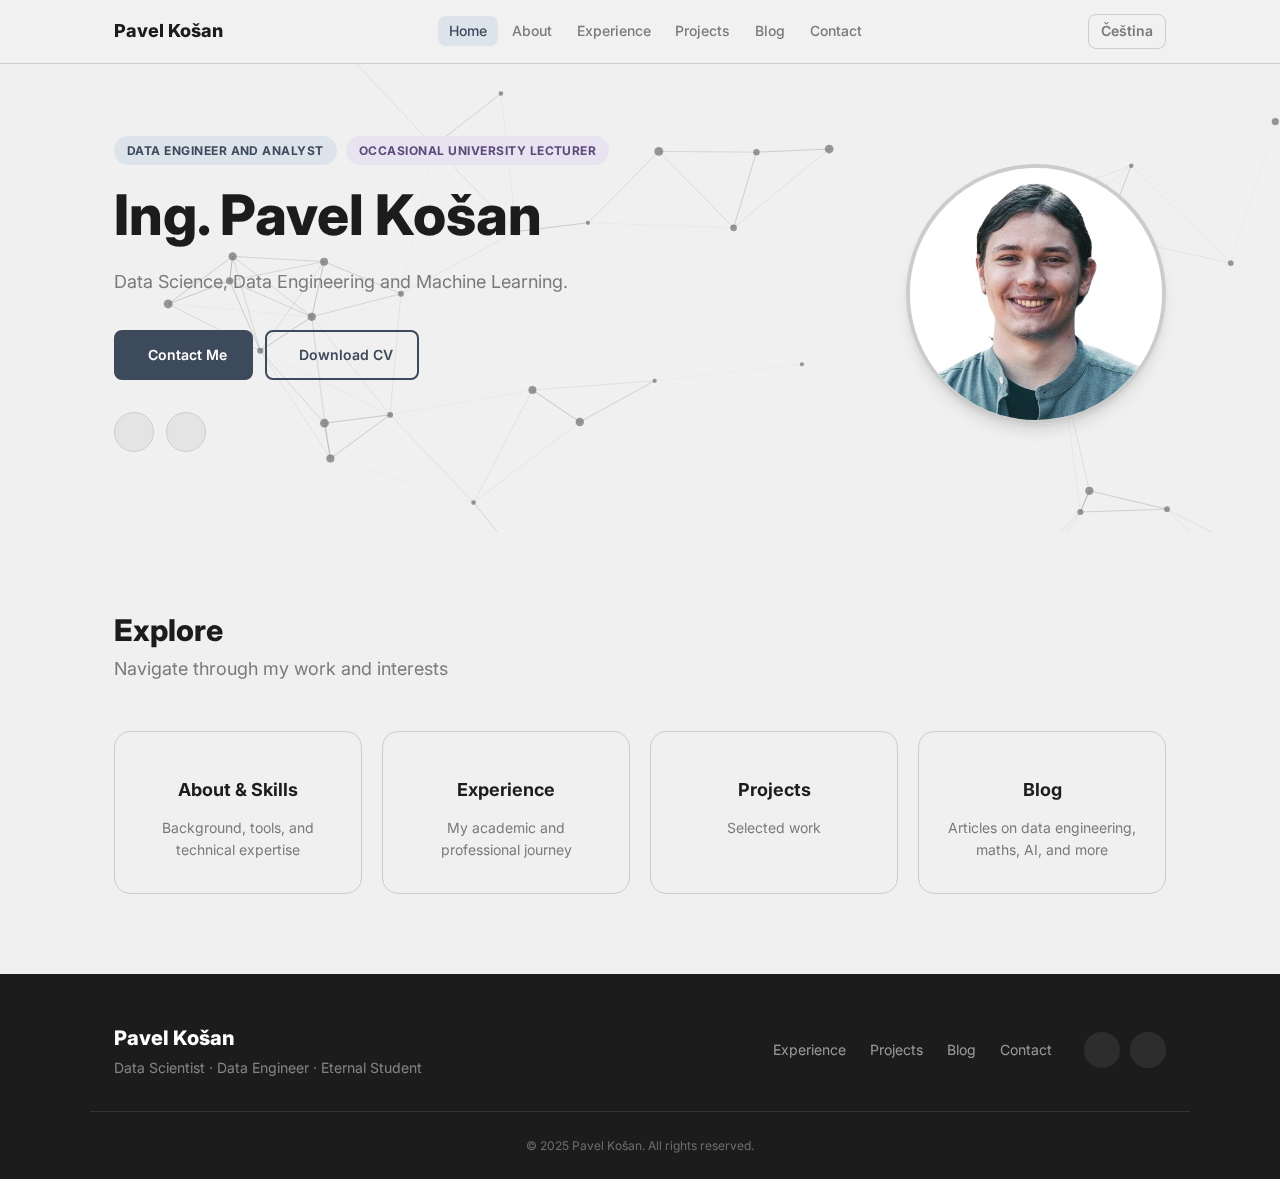
<file: index.html>
<!DOCTYPE html>
<html lang="en">
<head>
  <meta charset="UTF-8">
  <meta name="viewport" content="width=device-width, initial-scale=1.0">
  <meta name="description" content="Pavel Košan – Data Analyst, Data Engineer, and Eternal Student.">
  <title>Pavel Košan</title>
  <link rel="stylesheet" href="https://unicons.iconscout.com/release/v4.0.0/css/line.css">
  <link rel="preconnect" href="https://fonts.googleapis.com">
  <link href="https://fonts.googleapis.com/css2?family=Inter:wght@400;500;600;700;800&display=swap" rel="stylesheet">
  <link rel="stylesheet" href="assets/css/styles.css">
  <meta name="keywords" content="data scientist, data engineer, Pavel Košan, machine learning, bioinformatics">
  <meta name="author" content="Pavel Košan">
  <meta name="robots" content="index, follow">
  <meta name="google-site-verification" content="KYe6GsSYjjdW_70JlJh1PmUMcjtCYCgVxAILWMEkWSw" />
</head>
<body>

<canvas id="graph-bg" aria-hidden="true"></canvas>

<!-- ==================== HEADER ==================== -->
<header class="header" id="header">
  <nav class="nav container">
    <a href="index.html" class="nav__logo">Pavel Košan</a>
    <ul class="nav__list" id="nav-menu">
      <li><a href="index.html"      class="nav__link active-link">Home</a></li>
      <li><a href="about.html"      class="nav__link">About</a></li>
      <li><a href="experience.html" class="nav__link">Experience</a></li>
      <li><a href="projects.html"   class="nav__link">Projects</a></li>
      <li><a href="blog.html"       class="nav__link">Blog</a></li>
      <li><a href="contact.html"    class="nav__link">Contact</a></li>
    </ul>
    <div class="nav__actions">
      <a href="index_cs.html" class="lang-toggle">Čeština</a>
      <button class="nav__hamburger" id="nav-toggle" aria-label="Open menu">
        <i class="uil uil-bars"></i>
      </button>
    </div>
  </nav>
</header>

<main>

<!-- ==================== HOME ==================== -->
<section class="hero section" id="home">
  <div class="container hero__container">

    <div class="hero__text">
      <div class="hero__badges">
        <span class="badge badge--pro">Data Engineer and Analyst</span>
        <span class="badge badge--acad">Occasional university lecturer</span>
      </div>

      <h1 class="hero__name">Ing. Pavel Košan</h1>

      <p class="hero__tagline">
        Data Science, Data Engineering and Machine Learning.
      </p>

      <div class="hero__cta">
        <a href="contact.html" class="btn btn--primary">
          <i class="uil uil-message"></i> Contact Me
        </a>
        <a href="assets/pdf/zivotopis.pdf" download class="btn btn--outline">
          <i class="uil uil-download-alt"></i> Download CV
        </a>
      </div>

      <div class="hero__social">
        <a href="https://www.linkedin.com/in/pavel-ko%C5%A1an-6824b7281/" target="_blank" aria-label="LinkedIn">
          <i class="uil uil-linkedin-alt"></i>
        </a>
        <a href="https://medium.com/" target="_blank" aria-label="Medium">
          <i class="uil uil-medium-m"></i>
        </a>
      </div>
    </div>

    <div class="hero__img-wrap">
      <img src="assets/img/perfil2.jpg" alt="Pavel Košan" class="hero__img">
    </div>

  </div>
</section>


<!-- ==================== HIGHLIGHTS ==================== -->
<section class="section" id="highlights">
  <div class="container">
    <h2 class="section__title">Explore</h2>
    <p class="section__subtitle">Navigate through my work and interests</p>
    <div class="highlights__grid">

      <a href="about.html" class="highlight-card">
        <i class="uil uil-user-circle"></i>
        <h3>About &amp; Skills</h3>
        <p>Background, tools, and technical expertise</p>
      </a>

      <a href="experience.html" class="highlight-card">
        <i class="uil uil-briefcase-alt"></i>
        <h3>Experience</h3>
        <p>My academic and professional journey</p>
      </a>

      <a href="projects.html" class="highlight-card">
        <i class="uil uil-folder-open"></i>
        <h3>Projects</h3>
        <p>Selected work</p>
      </a>

      <a href="blog.html" class="highlight-card">
        <i class="uil uil-pen"></i>
        <h3>Blog</h3>
        <p>Articles on data engineering, maths, AI, and more</p>
      </a>

    </div>
  </div>
</section>

</main>


<!-- ==================== FOOTER ==================== -->
<footer class="footer" id="footer">
  <div class="container footer__container">
    <div class="footer__brand">
      <div class="footer__name">Pavel Košan</div>
      <div class="footer__tagline">Data Scientist · Data Engineer · Eternal Student</div>
    </div>
    <nav class="footer__links">
      <a href="experience.html">Experience</a>
      <a href="projects.html">Projects</a>
      <a href="blog.html">Blog</a>
      <a href="contact.html">Contact</a>
    </nav>
    <div class="footer__socials">
      <a href="https://www.linkedin.com/in/pavel-ko%C5%A1an-6824b7281/" target="_blank" aria-label="LinkedIn">
        <i class="uil uil-linkedin-alt"></i>
      </a>
      <a href="https://medium.com/" target="_blank" aria-label="Medium">
        <i class="uil uil-medium-m"></i>
      </a>
    </div>
  </div>
  <div class="footer__copy">© 2025 Pavel Košan. All rights reserved.</div>
</footer>


<!-- ==================== SCROLL UP ==================== -->
<a href="#" class="scroll-up" id="scroll-up" aria-label="Back to top">
  <i class="uil uil-arrow-up"></i>
</a>

<script src="assets/js/main.js"></script>
</body>
</html>
</file>
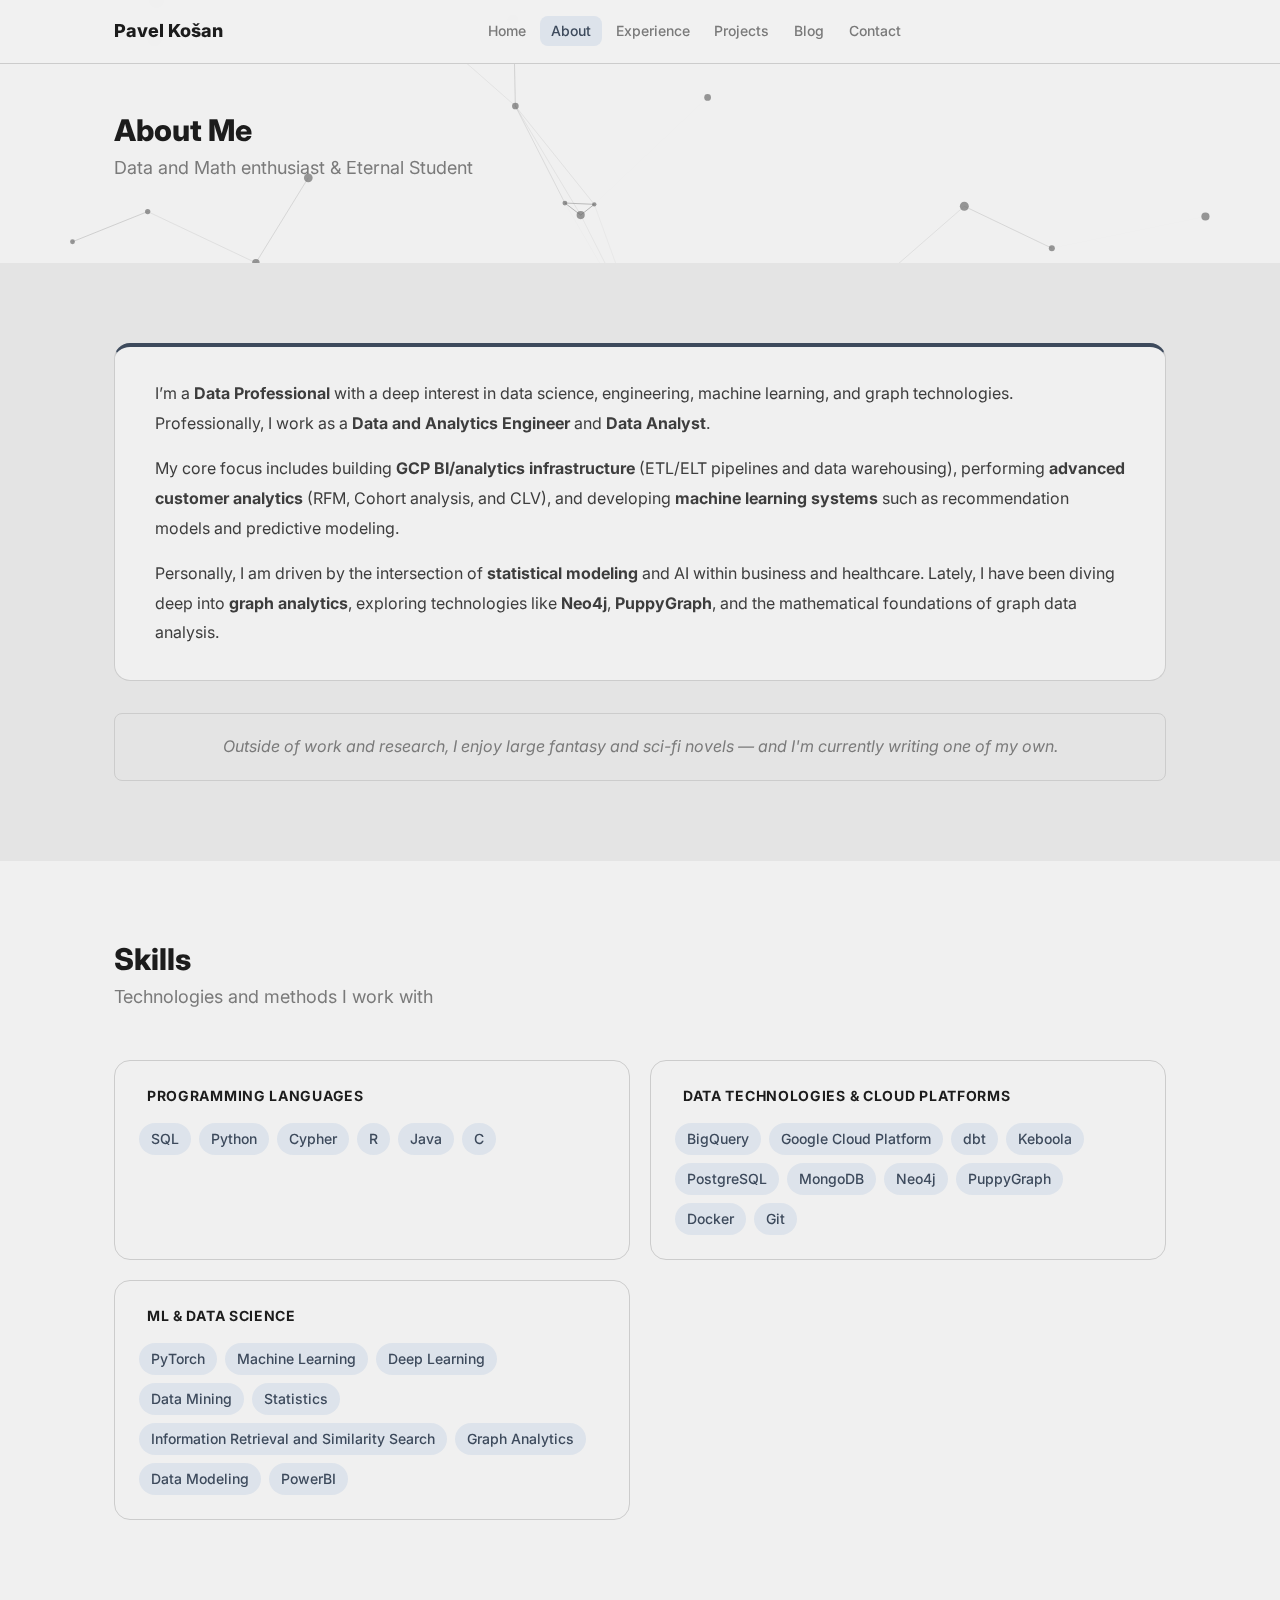
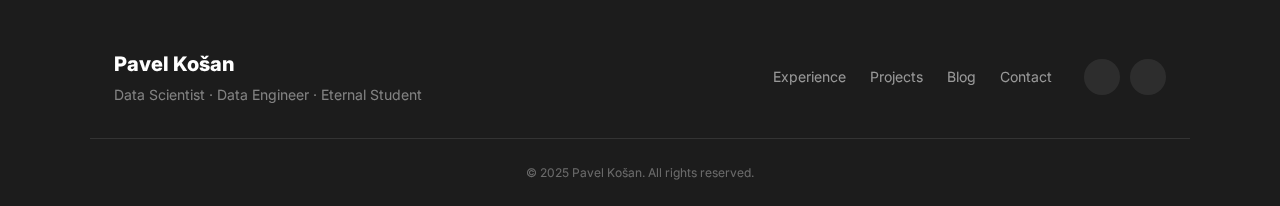
<file: about.html>
<!DOCTYPE html>
<html lang="en">
<head>
  <meta charset="UTF-8">
  <meta name="viewport" content="width=device-width, initial-scale=1.0">
  <meta name="description" content="About Pavel Košan – background and skills.">
  <title>About · Pavel Košan</title>
  <link rel="stylesheet" href="https://unicons.iconscout.com/release/v4.0.0/css/line.css">
  <link rel="preconnect" href="https://fonts.googleapis.com">
  <link href="https://fonts.googleapis.com/css2?family=Inter:wght@400;500;600;700;800&display=swap" rel="stylesheet">
  <link rel="stylesheet" href="assets/css/styles.css">
</head>
<body>

<canvas id="graph-bg" aria-hidden="true"></canvas>

<header class="header" id="header">
  <nav class="nav container">
    <a href="index.html" class="nav__logo">Pavel Košan</a>
    <ul class="nav__list" id="nav-menu">
      <li><a href="index.html"      class="nav__link">Home</a></li>
      <li><a href="about.html"      class="nav__link active-link">About</a></li>
      <li><a href="experience.html" class="nav__link">Experience</a></li>
      <li><a href="projects.html"   class="nav__link">Projects</a></li>
      <li><a href="blog.html"       class="nav__link">Blog</a></li>
      <li><a href="contact.html"    class="nav__link">Contact</a></li>
    </ul>
    <div class="nav__actions">
      <button class="nav__hamburger" id="nav-toggle" aria-label="Open menu">
        <i class="uil uil-bars"></i>
      </button>
    </div>
  </nav>
</header>

<main>

<!-- ==================== PAGE HERO ==================== -->
<section class="section page-hero">
  <div class="container">
    <h1 class="section__title">About Me</h1>
    <p class="section__subtitle">Data and Math enthusiast &amp; Eternal Student</p>
  </div>
</section>


<!-- ==================== ABOUT ==================== -->
<section class="section section--alt" id="about">
  <div class="container">
  <div class="about__card about__card--single">
    <p>
      I’m a <strong>Data Professional</strong> with a deep interest in data science, engineering, machine learning, and graph technologies. 
      Professionally, I work as a <strong>Data and Analytics Engineer</strong> and <strong>Data Analyst</strong>.
    </p>
    
    <p>
      My core focus includes building <strong>GCP BI/analytics infrastructure</strong> (ETL/ELT pipelines and data warehousing), 
      performing <strong>advanced customer analytics</strong> (RFM, Cohort analysis, and CLV), and developing 
      <strong>machine learning systems</strong> such as recommendation models and predictive modeling.
    </p>

    <p>
      Personally, I am driven by the intersection of <strong>statistical modeling</strong> and AI within business and healthcare. 
      Lately, I have been diving deep into <strong>graph analytics</strong>, exploring technologies like 
      <strong>Neo4j</strong>, <strong>PuppyGraph</strong>, and the mathematical foundations of graph data analysis.
    </p>
  </div>
    <p class="about__note">
      Outside of work and research, I enjoy large fantasy and sci-fi novels — and I'm currently writing one of my own.
    </p>
  </div>
</section>


<!-- ==================== SKILLS ====================
     To add a skill: copy one <span class="skill-tag">…</span> into the right group.
     To add a new group: copy a full .skill-group block.
-->
<section class="section" id="skills">
  <div class="container">
    <h2 class="section__title">Skills</h2>
    <p class="section__subtitle">Technologies and methods I work with</p>

    <div class="skills__groups">

      <div class="skill-group">
        <h3 class="skill-group__title">
          <i class="uil uil-code-branch"></i> Programming Languages
        </h3>
        <div class="skill-tags">
          <span class="skill-tag">SQL</span>
          <span class="skill-tag">Python</span>
          <span class="skill-tag">Cypher</span>
          <span class="skill-tag">R</span>
          <span class="skill-tag">Java</span>
          <span class="skill-tag">C</span>
        </div>
      </div>

      <div class="skill-group">
        <h3 class="skill-group__title">
          <i class="uil uil-database"></i> Data Technologies &amp; Cloud Platforms
        </h3>
        <div class="skill-tags">
          <span class="skill-tag">BigQuery</span>
          <span class="skill-tag">Google Cloud Platform</span>
          <span class="skill-tag">dbt</span>
          <span class="skill-tag">Keboola</span>
          <span class="skill-tag">PostgreSQL</span>
          <span class="skill-tag">MongoDB</span>
          <span class="skill-tag">Neo4j</span>
          <span class="skill-tag">PuppyGraph</span>
          <span class="skill-tag">Docker</span>
          <span class="skill-tag">Git</span>
        </div>
      </div>

      <div class="skill-group">
        <h3 class="skill-group__title">
          <i class="uil uil-brain"></i> ML &amp; Data Science
        </h3>
        <div class="skill-tags">
          <span class="skill-tag">PyTorch</span>
          <span class="skill-tag">Machine Learning</span>
          <span class="skill-tag">Deep Learning</span>
          <span class="skill-tag">Data Mining</span>
          <span class="skill-tag">Statistics</span>
          <span class="skill-tag">Information Retrieval and Similarity Search</span>
          <span class="skill-tag">Graph Analytics</span>
          <span class="skill-tag">Data Modeling</span>
          <span class="skill-tag">PowerBI</span>
        </div>
      </div>

    </div>
  </div>
</section>

</main>


<footer class="footer" id="footer">
  <div class="container footer__container">
    <div class="footer__brand">
      <div class="footer__name">Pavel Košan</div>
      <div class="footer__tagline">Data Scientist · Data Engineer · Eternal Student</div>
    </div>
    <nav class="footer__links">
      <a href="experience.html">Experience</a>
      <a href="projects.html">Projects</a>
      <a href="blog.html">Blog</a>
      <a href="contact.html">Contact</a>
    </nav>
    <div class="footer__socials">
      <a href="https://www.linkedin.com/in/pavel-ko%C5%A1an-6824b7281/" target="_blank" aria-label="LinkedIn">
        <i class="uil uil-linkedin-alt"></i>
      </a>
      <a href="https://medium.com/" target="_blank" aria-label="Medium">
        <i class="uil uil-medium-m"></i>
      </a>
    </div>
  </div>
  <div class="footer__copy">© 2025 Pavel Košan. All rights reserved.</div>
</footer>

<a href="#" class="scroll-up" id="scroll-up" aria-label="Back to top">
  <i class="uil uil-arrow-up"></i>
</a>

<script src="assets/js/main.js"></script>
</body>
</html>
</file>
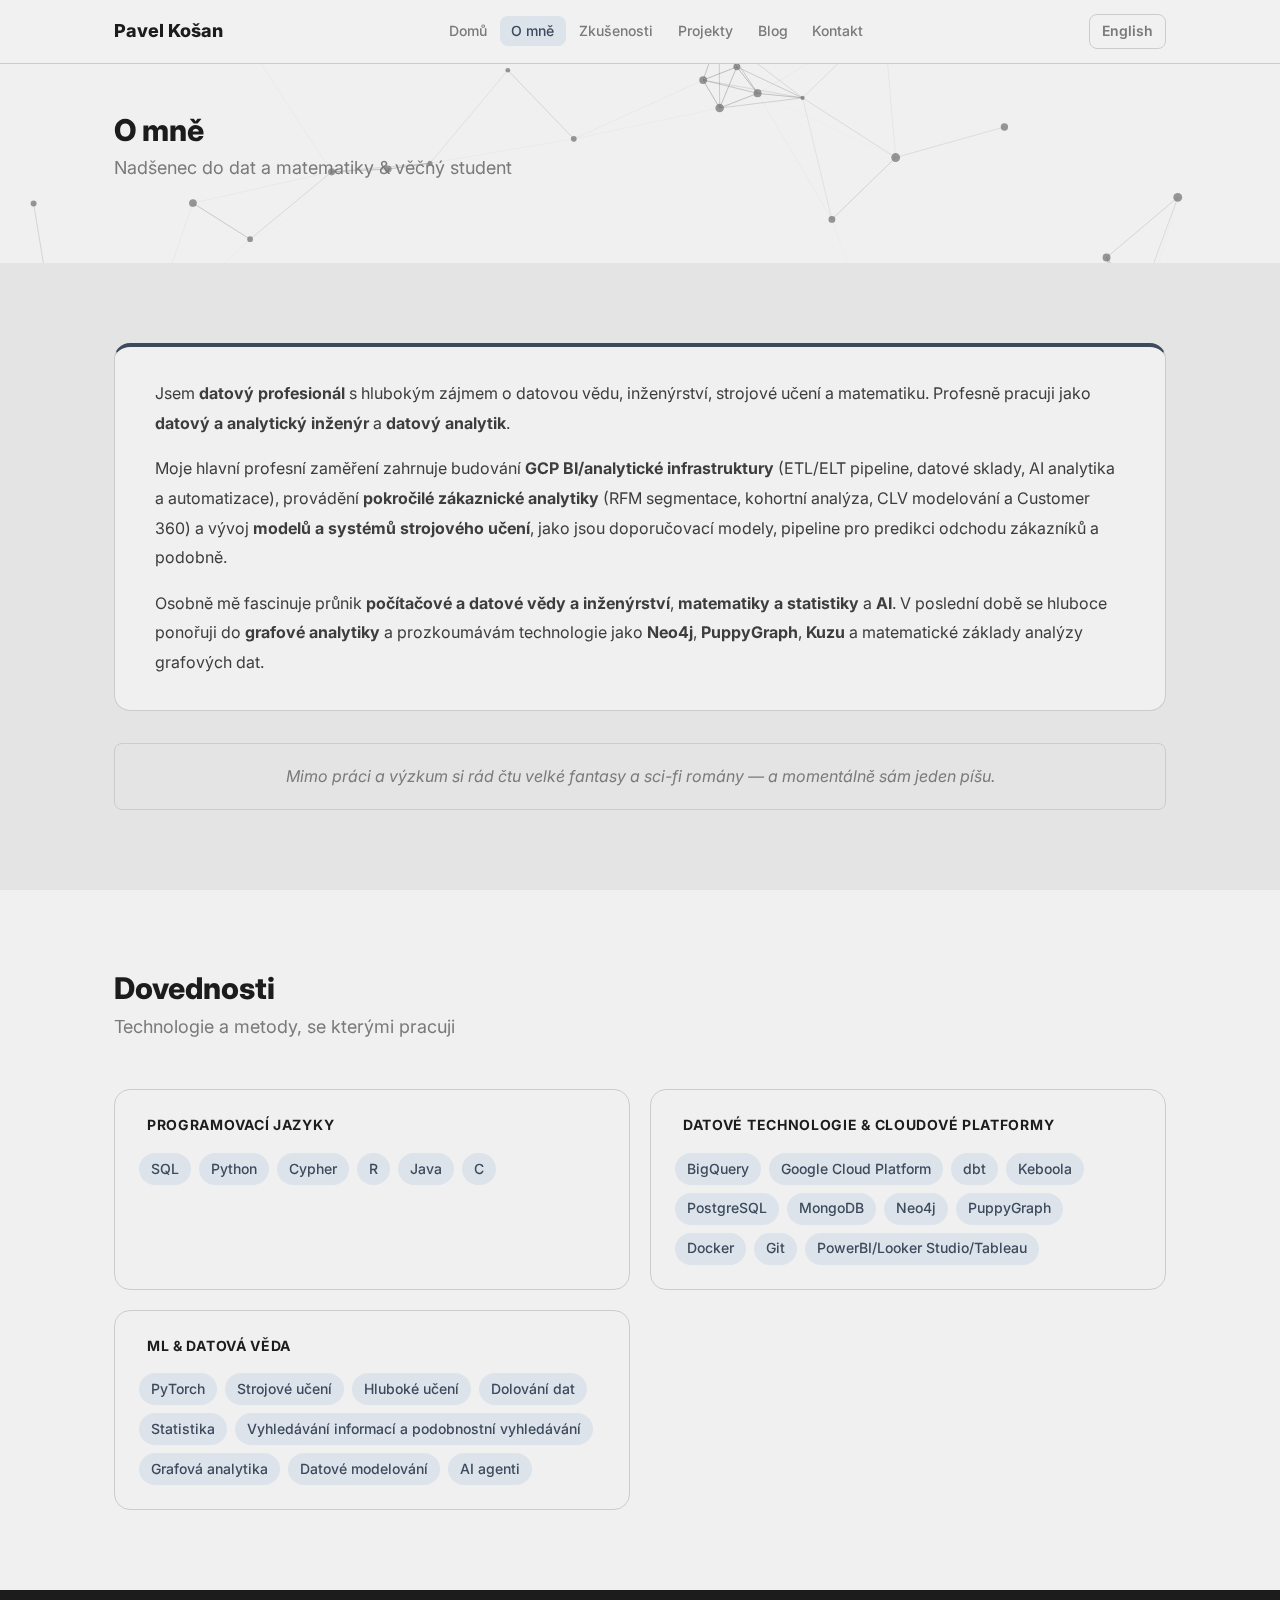
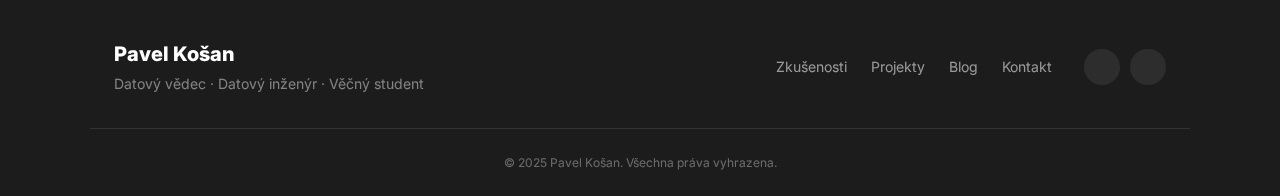
<file: about_cs.html>
<!DOCTYPE html>
<html lang="cs">
<head>
  <meta charset="UTF-8">
  <meta name="viewport" content="width=device-width, initial-scale=1.0">
  <meta name="description" content="O Pavlu Košanovi – zázemí a dovednosti.">
  <title>O mně · Pavel Košan</title>
  <link rel="stylesheet" href="https://unicons.iconscout.com/release/v4.0.0/css/line.css">
  <link rel="preconnect" href="https://fonts.googleapis.com">
  <link href="https://fonts.googleapis.com/css2?family=Inter:wght@400;500;600;700;800&display=swap" rel="stylesheet">
  <link rel="stylesheet" href="assets/css/styles.css">
</head>
<body>

<canvas id="graph-bg" aria-hidden="true"></canvas>

<header class="header" id="header">
  <nav class="nav container">
    <a href="index_cs.html" class="nav__logo">Pavel Košan</a>
    <ul class="nav__list" id="nav-menu">
      <li><a href="index_cs.html"      class="nav__link">Domů</a></li>
      <li><a href="about_cs.html"      class="nav__link active-link">O mně</a></li>
      <li><a href="experience_cs.html" class="nav__link">Zkušenosti</a></li>
      <li><a href="projects_cs.html"   class="nav__link">Projekty</a></li>
      <li><a href="blog_cs.html"       class="nav__link">Blog</a></li>
      <li><a href="contact_cs.html"    class="nav__link">Kontakt</a></li>
    </ul>
    <div class="nav__actions">
      <a href="about.html" class="lang-toggle">English</a>
      <button class="nav__hamburger" id="nav-toggle" aria-label="Otevřít menu">
        <i class="uil uil-bars"></i>
      </button>
    </div>
  </nav>
</header>

<main>

<!-- ==================== PAGE HERO ==================== -->
<section class="section page-hero">
  <div class="container">
    <h1 class="section__title">O mně</h1>
    <p class="section__subtitle">Nadšenec do dat a matematiky &amp; věčný student</p>
  </div>
</section>


<!-- ==================== ABOUT ==================== -->
<section class="section section--alt" id="about">
  <div class="container">
  <div class="about__card about__card--single">
    <p>
      Jsem <strong>datový profesionál</strong> s hlubokým zájmem o datovou vědu, inženýrství, strojové učení a matematiku.
      Profesně pracuji jako <strong>datový a analytický inženýr</strong> a <strong>datový analytik</strong>.
    </p>

    <p>
      Moje hlavní profesní zaměření zahrnuje budování <strong>GCP BI/analytické infrastruktury</strong> (ETL/ELT pipeline, datové sklady, AI analytika a automatizace),
      provádění <strong>pokročilé zákaznické analytiky</strong> (RFM segmentace, kohortní analýza, CLV modelování a Customer 360) a vývoj
      <strong>modelů a systémů strojového učení</strong>, jako jsou doporučovací modely, pipeline pro predikci odchodu zákazníků a podobně.
    </p>

    <p>
      Osobně mě fascinuje průnik <strong>počítačové a datové vědy a inženýrství</strong>, <strong>matematiky a statistiky</strong> a <strong>AI</strong>.
      V poslední době se hluboce ponořuji do <strong>grafové analytiky</strong> a prozkoumávám technologie jako
      <strong>Neo4j</strong>, <strong>PuppyGraph</strong>, <strong>Kuzu</strong> a matematické základy analýzy grafových dat.
    </p>
  </div>
    <p class="about__note">
      Mimo práci a výzkum si rád čtu velké fantasy a sci-fi romány — a momentálně sám jeden píšu.
    </p>
  </div>
</section>


<!-- ==================== SKILLS ==================== -->
<section class="section" id="skills">
  <div class="container">
    <h2 class="section__title">Dovednosti</h2>
    <p class="section__subtitle">Technologie a metody, se kterými pracuji</p>

    <div class="skills__groups">

      <div class="skill-group">
        <h3 class="skill-group__title">
          <i class="uil uil-code-branch"></i> Programovací jazyky
        </h3>
        <div class="skill-tags">
          <span class="skill-tag">SQL</span>
          <span class="skill-tag">Python</span>
          <span class="skill-tag">Cypher</span>
          <span class="skill-tag">R</span>
          <span class="skill-tag">Java</span>
          <span class="skill-tag">C</span>
        </div>
      </div>

      <div class="skill-group">
        <h3 class="skill-group__title">
          <i class="uil uil-database"></i> Datové technologie &amp; cloudové platformy
        </h3>
        <div class="skill-tags">
          <span class="skill-tag">BigQuery</span>
          <span class="skill-tag">Google Cloud Platform</span>
          <span class="skill-tag">dbt</span>
          <span class="skill-tag">Keboola</span>
          <span class="skill-tag">PostgreSQL</span>
          <span class="skill-tag">MongoDB</span>
          <span class="skill-tag">Neo4j</span>
          <span class="skill-tag">PuppyGraph</span>
          <span class="skill-tag">Docker</span>
          <span class="skill-tag">Git</span>
          <span class="skill-tag">PowerBI/Looker Studio/Tableau</span>
        </div>
      </div>

      <div class="skill-group">
        <h3 class="skill-group__title">
          <i class="uil uil-brain"></i> ML &amp; datová věda
        </h3>
        <div class="skill-tags">
          <span class="skill-tag">PyTorch</span>
          <span class="skill-tag">Strojové učení</span>
          <span class="skill-tag">Hluboké učení</span>
          <span class="skill-tag">Dolování dat</span>
          <span class="skill-tag">Statistika</span>
          <span class="skill-tag">Vyhledávání informací a podobnostní vyhledávání</span>
          <span class="skill-tag">Grafová analytika</span>
          <span class="skill-tag">Datové modelování</span>
          <span class="skill-tag">AI agenti</span>
        </div>
      </div>

    </div>
  </div>
</section>

</main>


<footer class="footer" id="footer">
  <div class="container footer__container">
    <div class="footer__brand">
      <div class="footer__name">Pavel Košan</div>
      <div class="footer__tagline">Datový vědec · Datový inženýr · Věčný student</div>
    </div>
    <nav class="footer__links">
      <a href="experience_cs.html">Zkušenosti</a>
      <a href="projects_cs.html">Projekty</a>
      <a href="blog_cs.html">Blog</a>
      <a href="contact_cs.html">Kontakt</a>
    </nav>
    <div class="footer__socials">
      <a href="https://www.linkedin.com/in/pavel-ko%C5%A1an-6824b7281/" target="_blank" aria-label="LinkedIn">
        <i class="uil uil-linkedin-alt"></i>
      </a>
      <a href="https://medium.com/" target="_blank" aria-label="Medium">
        <i class="uil uil-medium-m"></i>
      </a>
    </div>
  </div>
  <div class="footer__copy">© 2025 Pavel Košan. Všechna práva vyhrazena.</div>
</footer>

<a href="#" class="scroll-up" id="scroll-up" aria-label="Zpět na začátek">
  <i class="uil uil-arrow-up"></i>
</a>

<script src="assets/js/main.js"></script>
</body>
</html>
</file>
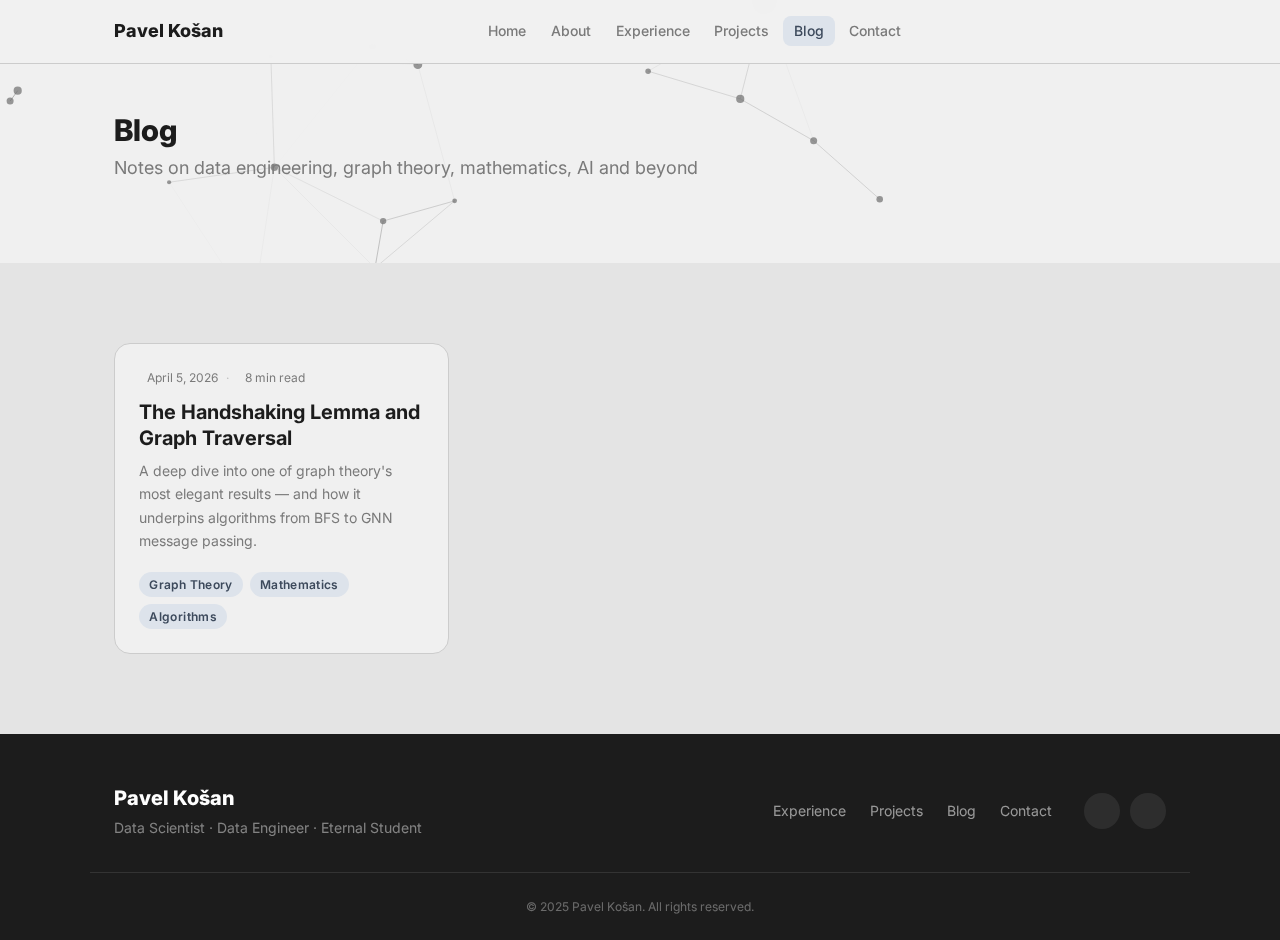
<file: blog.html>
<!DOCTYPE html>
<html lang="en">
<head>
  <meta charset="UTF-8">
  <meta name="viewport" content="width=device-width, initial-scale=1.0">
  <meta name="description" content="Blog by Pavel Košan – data engineering, mathematics, and more.">
  <title>Blog · Pavel Košan</title>
  <link rel="stylesheet" href="https://unicons.iconscout.com/release/v4.0.0/css/line.css">
  <link rel="preconnect" href="https://fonts.googleapis.com">
  <link href="https://fonts.googleapis.com/css2?family=Inter:wght@400;500;600;700;800&display=swap" rel="stylesheet">
  <link rel="stylesheet" href="assets/css/styles.css">
</head>
<body>

<canvas id="graph-bg" aria-hidden="true"></canvas>

<header class="header" id="header">
  <nav class="nav container">
    <a href="index.html" class="nav__logo">Pavel Košan</a>
    <ul class="nav__list" id="nav-menu">
      <li><a href="index.html"      class="nav__link">Home</a></li>
      <li><a href="about.html"      class="nav__link">About</a></li>
      <li><a href="experience.html" class="nav__link">Experience</a></li>
      <li><a href="projects.html"   class="nav__link">Projects</a></li>
      <li><a href="blog.html"       class="nav__link active-link">Blog</a></li>
      <li><a href="contact.html"    class="nav__link">Contact</a></li>
    </ul>
    <div class="nav__actions">
      <button class="nav__hamburger" id="nav-toggle" aria-label="Open menu">
        <i class="uil uil-bars"></i>
      </button>
    </div>
  </nav>
</header>

<main>

<!-- ==================== PAGE HERO ==================== -->
<section class="section page-hero">
  <div class="container">
    <h1 class="section__title">Blog</h1>
    <p class="section__subtitle">Notes on data engineering, graph theory, mathematics, AI and beyond</p>
  </div>
</section>


<!-- ==================== BLOG LISTING ====================
     To add a post: copy a .blog-card block and update the href, title, excerpt, date, and tags.
     Individual posts live in the blog/ folder.
-->
<section class="section section--alt" id="posts">
  <div class="container">
    <div class="blog__grid">

      <a href="blog/graph-theory-intro.html" class="blog-card">
        <div class="blog-card__body">
          <div class="blog-card__meta">
            <i class="uil uil-calendar-alt"></i>
            <span>April 5, 2026</span>
            <span class="blog-card__meta-sep">·</span>
            <i class="uil uil-clock"></i>
            <span>8 min read</span>
          </div>
          <h2 class="blog-card__title">The Handshaking Lemma and Graph Traversal</h2>
          <p class="blog-card__excerpt">
            A deep dive into one of graph theory's most elegant results — and how it underpins
            algorithms from BFS to GNN message passing.
          </p>
          <div class="blog-card__tags">
            <span class="blog-tag">Graph Theory</span>
            <span class="blog-tag">Mathematics</span>
            <span class="blog-tag">Algorithms</span>
          </div>
        </div>
      </a>

      <!-- To add a new post, copy the block above and update href, meta, title, excerpt, and tags -->

    </div>
  </div>
</section>

</main>


<footer class="footer" id="footer">
  <div class="container footer__container">
    <div class="footer__brand">
      <div class="footer__name">Pavel Košan</div>
      <div class="footer__tagline">Data Scientist · Data Engineer · Eternal Student</div>
    </div>
    <nav class="footer__links">
      <a href="experience.html">Experience</a>
      <a href="projects.html">Projects</a>
      <a href="blog.html">Blog</a>
      <a href="contact.html">Contact</a>
    </nav>
    <div class="footer__socials">
      <a href="https://www.linkedin.com/in/pavel-ko%C5%A1an-6824b7281/" target="_blank" aria-label="LinkedIn">
        <i class="uil uil-linkedin-alt"></i>
      </a>
      <a href="https://medium.com/" target="_blank" aria-label="Medium">
        <i class="uil uil-medium-m"></i>
      </a>
    </div>
  </div>
  <div class="footer__copy">© 2025 Pavel Košan. All rights reserved.</div>
</footer>

<a href="#" class="scroll-up" id="scroll-up" aria-label="Back to top">
  <i class="uil uil-arrow-up"></i>
</a>

<script src="assets/js/main.js"></script>
</body>
</html>
</file>
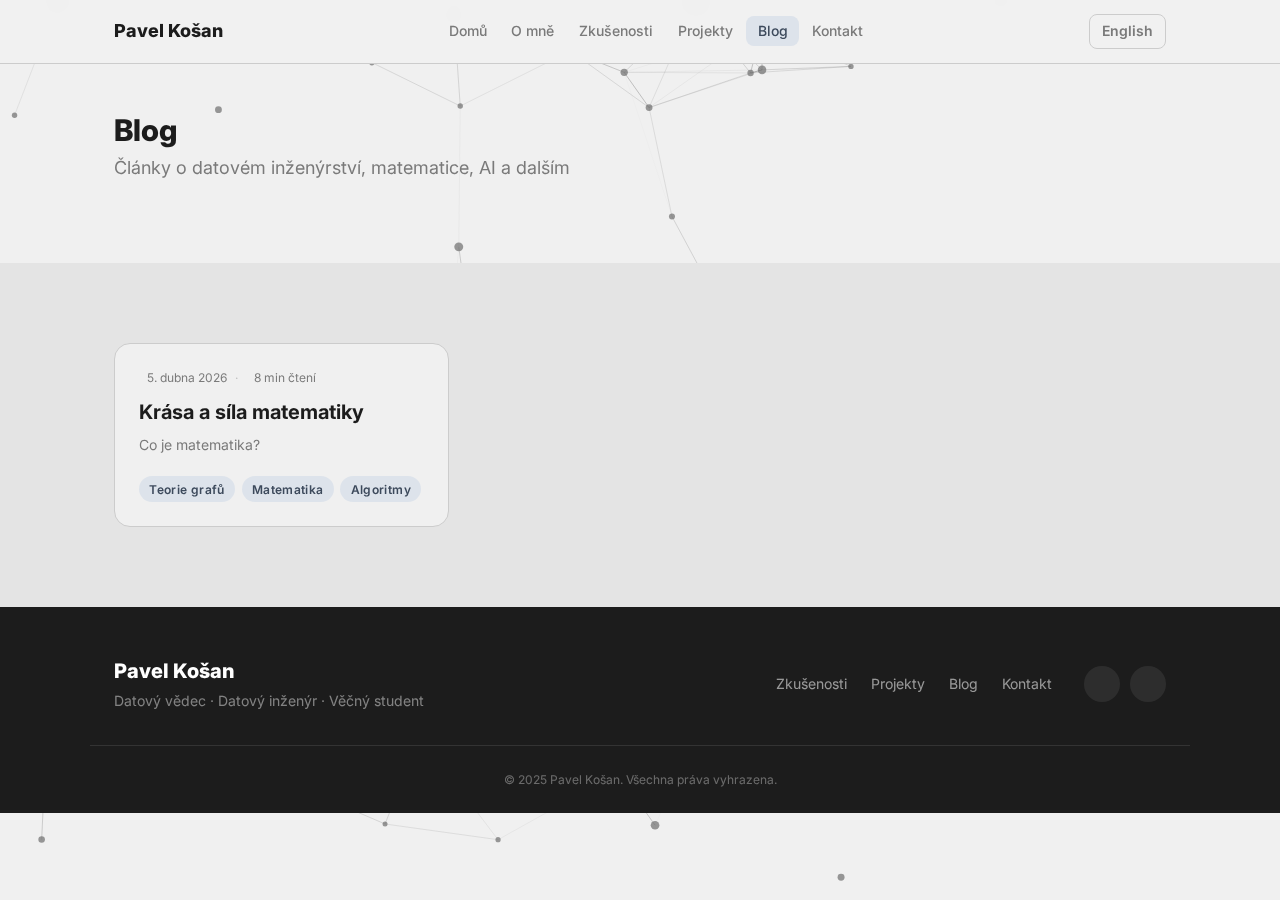
<file: blog_cs.html>
<!DOCTYPE html>
<html lang="cs">
<head>
  <meta charset="UTF-8">
  <meta name="viewport" content="width=device-width, initial-scale=1.0">
  <meta name="description" content="Blog Pavla Košana – datové inženýrství, matematika a více.">
  <title>Blog · Pavel Košan</title>
  <link rel="stylesheet" href="https://unicons.iconscout.com/release/v4.0.0/css/line.css">
  <link rel="preconnect" href="https://fonts.googleapis.com">
  <link href="https://fonts.googleapis.com/css2?family=Inter:wght@400;500;600;700;800&display=swap" rel="stylesheet">
  <link rel="stylesheet" href="assets/css/styles.css">
</head>
<body>

<canvas id="graph-bg" aria-hidden="true"></canvas>

<header class="header" id="header">
  <nav class="nav container">
    <a href="index_cs.html" class="nav__logo">Pavel Košan</a>
    <ul class="nav__list" id="nav-menu">
      <li><a href="index_cs.html"      class="nav__link">Domů</a></li>
      <li><a href="about_cs.html"      class="nav__link">O mně</a></li>
      <li><a href="experience_cs.html" class="nav__link">Zkušenosti</a></li>
      <li><a href="projects_cs.html"   class="nav__link">Projekty</a></li>
      <li><a href="blog_cs.html"       class="nav__link active-link">Blog</a></li>
      <li><a href="contact_cs.html"    class="nav__link">Kontakt</a></li>
    </ul>
    <div class="nav__actions">
      <a href="blog.html" class="lang-toggle">English</a>
      <button class="nav__hamburger" id="nav-toggle" aria-label="Otevřít menu">
        <i class="uil uil-bars"></i>
      </button>
    </div>
  </nav>
</header>

<main>

<!-- ==================== PAGE HERO ==================== -->
<section class="section page-hero">
  <div class="container">
    <h1 class="section__title">Blog</h1>
    <p class="section__subtitle">Články o datovém inženýrství, matematice, AI a dalším</p>
  </div>
</section>


<!-- ==================== BLOG LISTING ==================== -->
<section class="section section--alt" id="posts">
  <div class="container">
    <div class="blog__grid">

      <a href="blog/math-beauty-01_cs.html" class="blog-card">
        <div class="blog-card__body">
          <div class="blog-card__meta">
            <i class="uil uil-calendar-alt"></i>
            <span>5. dubna 2026</span>
            <span class="blog-card__meta-sep">·</span>
            <i class="uil uil-clock"></i>
            <span>8 min čtení</span>
          </div>
          <h2 class="blog-card__title">Krása a síla matematiky</h2>
          <p class="blog-card__excerpt">
            Co je matematika?
          </p>
          <div class="blog-card__tags">
            <span class="blog-tag">Teorie grafů</span>
            <span class="blog-tag">Matematika</span>
            <span class="blog-tag">Algoritmy</span>
          </div>
        </div>
      </a>

    </div>
  </div>
</section>

</main>


<footer class="footer" id="footer">
  <div class="container footer__container">
    <div class="footer__brand">
      <div class="footer__name">Pavel Košan</div>
      <div class="footer__tagline">Datový vědec · Datový inženýr · Věčný student</div>
    </div>
    <nav class="footer__links">
      <a href="experience_cs.html">Zkušenosti</a>
      <a href="projects_cs.html">Projekty</a>
      <a href="blog_cs.html">Blog</a>
      <a href="contact_cs.html">Kontakt</a>
    </nav>
    <div class="footer__socials">
      <a href="https://www.linkedin.com/in/pavel-ko%C5%A1an-6824b7281/" target="_blank" aria-label="LinkedIn">
        <i class="uil uil-linkedin-alt"></i>
      </a>
      <a href="https://medium.com/" target="_blank" aria-label="Medium">
        <i class="uil uil-medium-m"></i>
      </a>
    </div>
  </div>
  <div class="footer__copy">© 2025 Pavel Košan. Všechna práva vyhrazena.</div>
</footer>

<a href="#" class="scroll-up" id="scroll-up" aria-label="Zpět na začátek">
  <i class="uil uil-arrow-up"></i>
</a>

<script src="assets/js/main.js"></script>
</body>
</html>
</file>
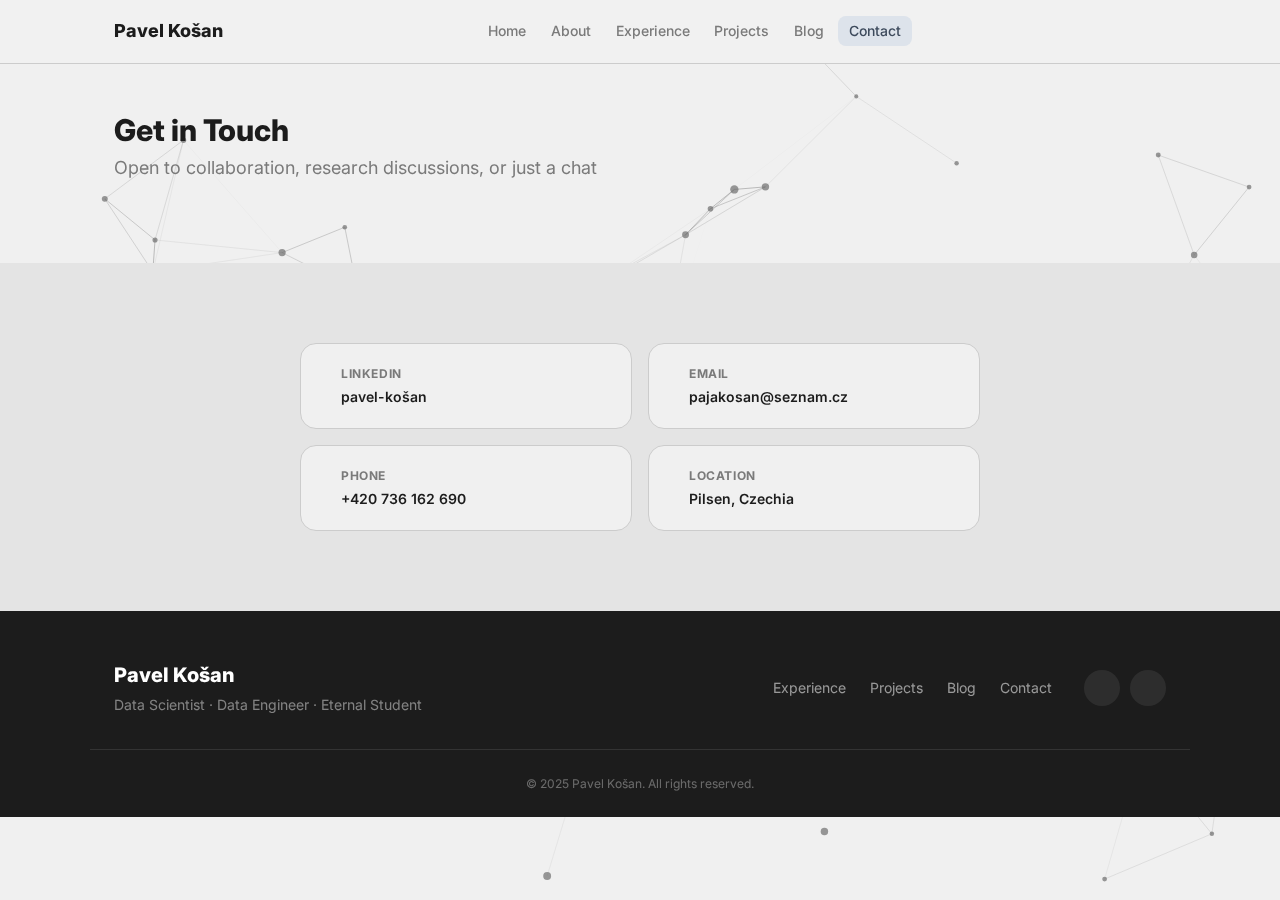
<file: contact.html>
<!DOCTYPE html>
<html lang="en">
<head>
  <meta charset="UTF-8">
  <meta name="viewport" content="width=device-width, initial-scale=1.0">
  <meta name="description" content="Contact Pavel Košan.">
  <title>Contact · Pavel Košan</title>
  <link rel="stylesheet" href="https://unicons.iconscout.com/release/v4.0.0/css/line.css">
  <link rel="preconnect" href="https://fonts.googleapis.com">
  <link href="https://fonts.googleapis.com/css2?family=Inter:wght@400;500;600;700;800&display=swap" rel="stylesheet">
  <link rel="stylesheet" href="assets/css/styles.css">
</head>
<body>

<canvas id="graph-bg" aria-hidden="true"></canvas>

<header class="header" id="header">
  <nav class="nav container">
    <a href="index.html" class="nav__logo">Pavel Košan</a>
    <ul class="nav__list" id="nav-menu">
      <li><a href="index.html"      class="nav__link">Home</a></li>
      <li><a href="about.html"      class="nav__link">About</a></li>
      <li><a href="experience.html" class="nav__link">Experience</a></li>
      <li><a href="projects.html"   class="nav__link">Projects</a></li>
      <li><a href="blog.html"       class="nav__link">Blog</a></li>
      <li><a href="contact.html"    class="nav__link active-link">Contact</a></li>
    </ul>
    <div class="nav__actions">
      <button class="nav__hamburger" id="nav-toggle" aria-label="Open menu">
        <i class="uil uil-bars"></i>
      </button>
    </div>
  </nav>
</header>

<main>

<!-- ==================== PAGE HERO ==================== -->
<section class="section page-hero">
  <div class="container">
    <h1 class="section__title">Get in Touch</h1>
    <p class="section__subtitle">Open to collaboration, research discussions, or just a chat</p>
  </div>
</section>


<!-- ==================== CONTACT ====================
     To add a contact method: copy a .contact-item block.
     Use <a> for clickable items, <div> for static ones.
-->
<section class="section section--alt" id="contact">
  <div class="container">
    <div class="contact__grid">

      <a class="contact-item" href="https://www.linkedin.com/in/pavel-ko%C5%A1an-6824b7281/" target="_blank">
        <i class="uil uil-linkedin-alt contact-item__icon"></i>
        <div>
          <div class="contact-item__label">LinkedIn</div>
          <div class="contact-item__value">pavel-košan</div>
        </div>
      </a>

      <a class="contact-item" href="mailto:pajakosan@seznam.cz">
        <i class="uil uil-envelope contact-item__icon"></i>
        <div>
          <div class="contact-item__label">Email</div>
          <div class="contact-item__value">pajakosan@seznam.cz</div>
        </div>
      </a>

      <a class="contact-item" href="tel:+420736162690">
        <i class="uil uil-phone contact-item__icon"></i>
        <div>
          <div class="contact-item__label">Phone</div>
          <div class="contact-item__value">+420 736 162 690</div>
        </div>
      </a>

      <div class="contact-item">
        <i class="uil uil-map-pin contact-item__icon"></i>
        <div>
          <div class="contact-item__label">Location</div>
          <div class="contact-item__value">Pilsen, Czechia</div>
        </div>
      </div>

    </div>
  </div>
</section>

</main>


<footer class="footer" id="footer">
  <div class="container footer__container">
    <div class="footer__brand">
      <div class="footer__name">Pavel Košan</div>
      <div class="footer__tagline">Data Scientist · Data Engineer · Eternal Student</div>
    </div>
    <nav class="footer__links">
      <a href="experience.html">Experience</a>
      <a href="projects.html">Projects</a>
      <a href="blog.html">Blog</a>
      <a href="contact.html">Contact</a>
    </nav>
    <div class="footer__socials">
      <a href="https://www.linkedin.com/in/pavel-ko%C5%A1an-6824b7281/" target="_blank" aria-label="LinkedIn">
        <i class="uil uil-linkedin-alt"></i>
      </a>
      <a href="https://medium.com/" target="_blank" aria-label="Medium">
        <i class="uil uil-medium-m"></i>
      </a>
    </div>
  </div>
  <div class="footer__copy">© 2025 Pavel Košan. All rights reserved.</div>
</footer>

<a href="#" class="scroll-up" id="scroll-up" aria-label="Back to top">
  <i class="uil uil-arrow-up"></i>
</a>

<script src="assets/js/main.js"></script>
</body>
</html>
</file>
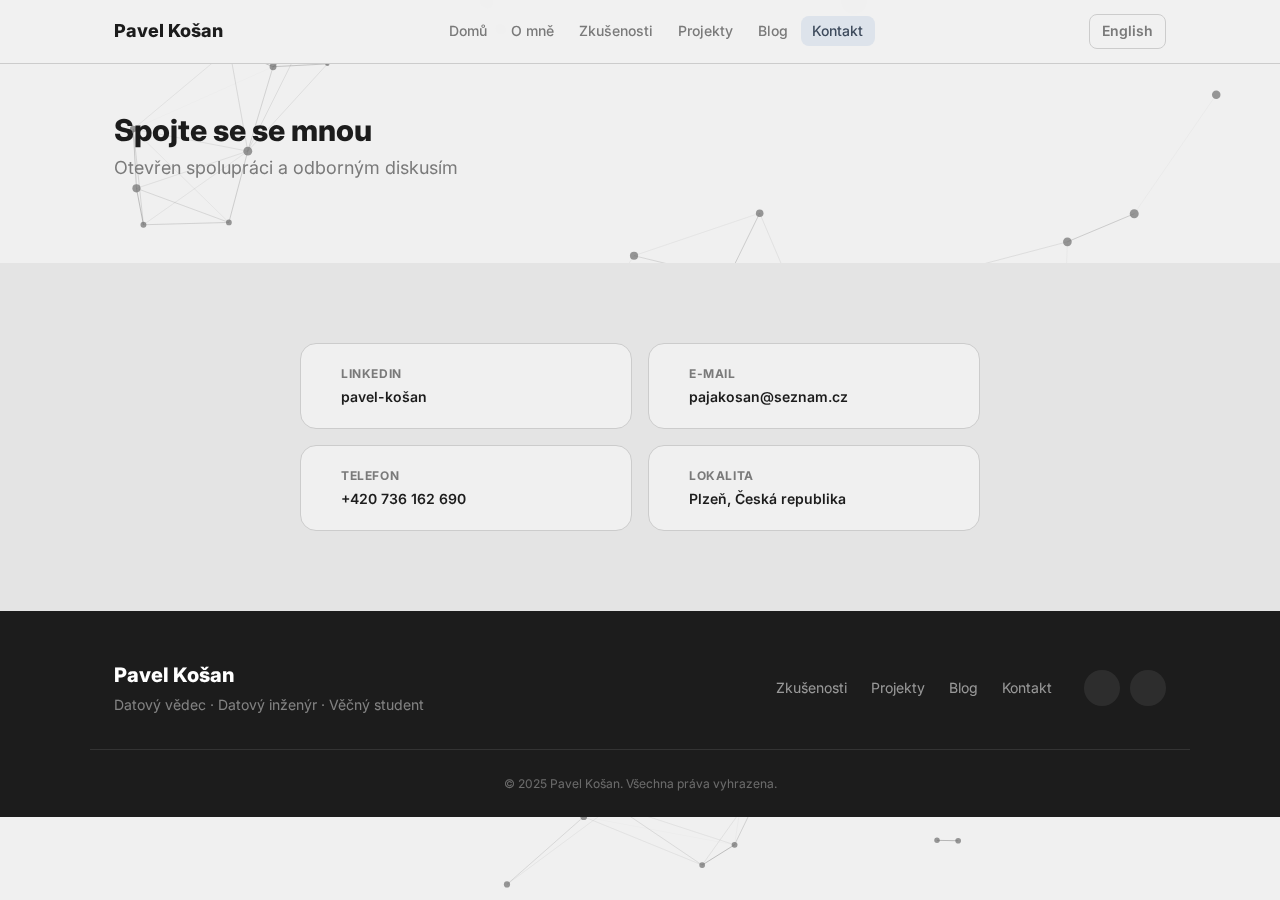
<file: contact_cs.html>
<!DOCTYPE html>
<html lang="cs">
<head>
  <meta charset="UTF-8">
  <meta name="viewport" content="width=device-width, initial-scale=1.0">
  <meta name="description" content="Kontaktujte Pavla Košana.">
  <title>Kontakt · Pavel Košan</title>
  <link rel="stylesheet" href="https://unicons.iconscout.com/release/v4.0.0/css/line.css">
  <link rel="preconnect" href="https://fonts.googleapis.com">
  <link href="https://fonts.googleapis.com/css2?family=Inter:wght@400;500;600;700;800&display=swap" rel="stylesheet">
  <link rel="stylesheet" href="assets/css/styles.css">
</head>
<body>

<canvas id="graph-bg" aria-hidden="true"></canvas>

<header class="header" id="header">
  <nav class="nav container">
    <a href="index_cs.html" class="nav__logo">Pavel Košan</a>
    <ul class="nav__list" id="nav-menu">
      <li><a href="index_cs.html"      class="nav__link">Domů</a></li>
      <li><a href="about_cs.html"      class="nav__link">O mně</a></li>
      <li><a href="experience_cs.html" class="nav__link">Zkušenosti</a></li>
      <li><a href="projects_cs.html"   class="nav__link">Projekty</a></li>
      <li><a href="blog_cs.html"       class="nav__link">Blog</a></li>
      <li><a href="contact_cs.html"    class="nav__link active-link">Kontakt</a></li>
    </ul>
    <div class="nav__actions">
      <a href="contact.html" class="lang-toggle">English</a>
      <button class="nav__hamburger" id="nav-toggle" aria-label="Otevřít menu">
        <i class="uil uil-bars"></i>
      </button>
    </div>
  </nav>
</header>

<main>

<!-- ==================== PAGE HERO ==================== -->
<section class="section page-hero">
  <div class="container">
    <h1 class="section__title">Spojte se se mnou</h1>
    <p class="section__subtitle">Otevřen spolupráci a odborným diskusím</p>
  </div>
</section>


<!-- ==================== CONTACT ==================== -->
<section class="section section--alt" id="contact">
  <div class="container">
    <div class="contact__grid">

      <a class="contact-item" href="https://www.linkedin.com/in/pavel-ko%C5%A1an-6824b7281/" target="_blank">
        <i class="uil uil-linkedin-alt contact-item__icon"></i>
        <div>
          <div class="contact-item__label">LinkedIn</div>
          <div class="contact-item__value">pavel-košan</div>
        </div>
      </a>

      <a class="contact-item" href="mailto:pajakosan@seznam.cz">
        <i class="uil uil-envelope contact-item__icon"></i>
        <div>
          <div class="contact-item__label">E-mail</div>
          <div class="contact-item__value">pajakosan@seznam.cz</div>
        </div>
      </a>

      <a class="contact-item" href="tel:+420736162690">
        <i class="uil uil-phone contact-item__icon"></i>
        <div>
          <div class="contact-item__label">Telefon</div>
          <div class="contact-item__value">+420 736 162 690</div>
        </div>
      </a>

      <div class="contact-item">
        <i class="uil uil-map-pin contact-item__icon"></i>
        <div>
          <div class="contact-item__label">Lokalita</div>
          <div class="contact-item__value">Plzeň, Česká republika</div>
        </div>
      </div>

    </div>
  </div>
</section>

</main>


<footer class="footer" id="footer">
  <div class="container footer__container">
    <div class="footer__brand">
      <div class="footer__name">Pavel Košan</div>
      <div class="footer__tagline">Datový vědec · Datový inženýr · Věčný student</div>
    </div>
    <nav class="footer__links">
      <a href="experience_cs.html">Zkušenosti</a>
      <a href="projects_cs.html">Projekty</a>
      <a href="blog_cs.html">Blog</a>
      <a href="contact_cs.html">Kontakt</a>
    </nav>
    <div class="footer__socials">
      <a href="https://www.linkedin.com/in/pavel-ko%C5%A1an-6824b7281/" target="_blank" aria-label="LinkedIn">
        <i class="uil uil-linkedin-alt"></i>
      </a>
      <a href="https://medium.com/" target="_blank" aria-label="Medium">
        <i class="uil uil-medium-m"></i>
      </a>
    </div>
  </div>
  <div class="footer__copy">© 2025 Pavel Košan. Všechna práva vyhrazena.</div>
</footer>

<a href="#" class="scroll-up" id="scroll-up" aria-label="Zpět na začátek">
  <i class="uil uil-arrow-up"></i>
</a>

<script src="assets/js/main.js"></script>
</body>
</html>
</file>
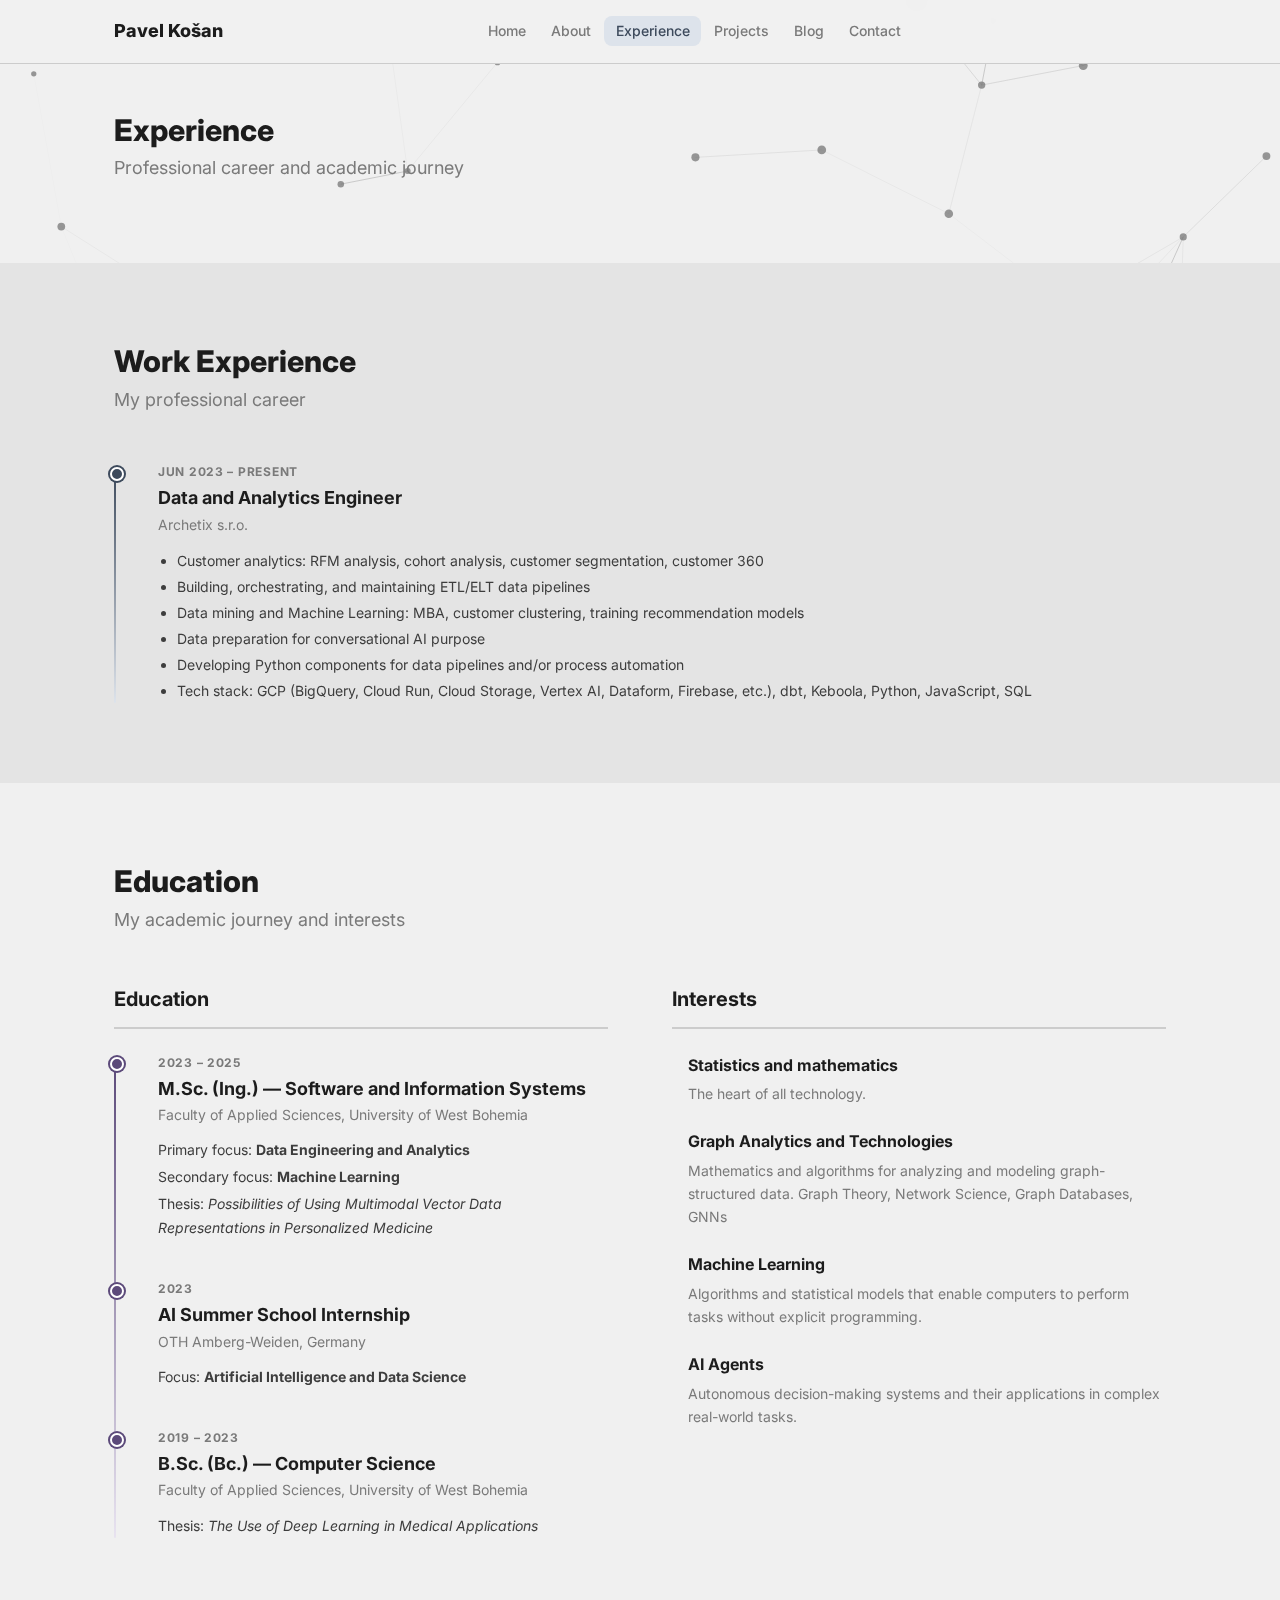
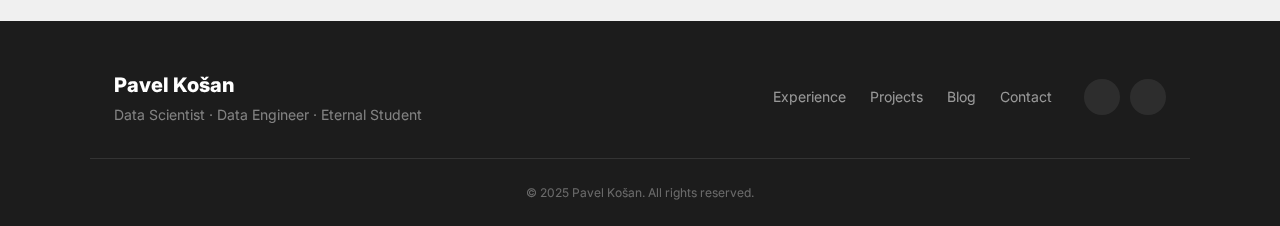
<file: experience.html>
<!DOCTYPE html>
<html lang="en">
<head>
  <meta charset="UTF-8">
  <meta name="viewport" content="width=device-width, initial-scale=1.0">
  <meta name="description" content="Work experience and education of Pavel Košan.">
  <title>Experience · Pavel Košan</title>
  <link rel="stylesheet" href="https://unicons.iconscout.com/release/v4.0.0/css/line.css">
  <link rel="preconnect" href="https://fonts.googleapis.com">
  <link href="https://fonts.googleapis.com/css2?family=Inter:wght@400;500;600;700;800&display=swap" rel="stylesheet">
  <link rel="stylesheet" href="assets/css/styles.css">
</head>
<body>

<canvas id="graph-bg" aria-hidden="true"></canvas>

<header class="header" id="header">
  <nav class="nav container">
    <a href="index.html" class="nav__logo">Pavel Košan</a>
    <ul class="nav__list" id="nav-menu">
      <li><a href="index.html"      class="nav__link">Home</a></li>
      <li><a href="about.html"      class="nav__link">About</a></li>
      <li><a href="experience.html" class="nav__link active-link">Experience</a></li>
      <li><a href="projects.html"   class="nav__link">Projects</a></li>
      <li><a href="blog.html"       class="nav__link">Blog</a></li>
      <li><a href="contact.html"    class="nav__link">Contact</a></li>
    </ul>
    <div class="nav__actions">
      <button class="nav__hamburger" id="nav-toggle" aria-label="Open menu">
        <i class="uil uil-bars"></i>
      </button>
    </div>
  </nav>
</header>

<main>

<!-- ==================== PAGE HERO ==================== -->
<section class="section page-hero">
  <div class="container">
    <h1 class="section__title">Experience</h1>
    <p class="section__subtitle">Professional career and academic journey</p>
  </div>
</section>


<!-- ==================== WORK EXPERIENCE ====================
     To add a job: copy a .timeline-item block, update the content.
-->
<section class="section section--alt" id="experience">
  <div class="container">
    <h2 class="section__title">Work Experience</h2>
    <p class="section__subtitle">My professional career</p>

    <div class="timeline timeline--pro">

      <div class="timeline-item">
        <div class="timeline-marker"></div>
        <div class="timeline-content">
          <span class="timeline-period">Jun 2023 – Present</span>
          <h3 class="timeline-title">Data and Analytics Engineer</h3>
          <div class="timeline-org">
            <a href="https://archetix.com/" target="_blank">Archetix s.r.o.</a>
          </div>
          <ul class="timeline-details">
            <li>Customer analytics: RFM analysis, cohort analysis, customer segmentation, customer 360</li>
            <li>Building, orchestrating, and maintaining ETL/ELT data pipelines</li>
            <li>Data mining and Machine Learning: MBA, customer clustering, training recommendation models</li>
            <li>Data preparation for conversational AI purpose</li>
            <li>Developing Python components for data pipelines and/or process automation</li>
            <li>Tech stack: GCP (BigQuery, Cloud Run, Cloud Storage, Vertex AI, Dataform, Firebase, etc.), dbt, Keboola, Python, JavaScript, SQL  </li>
          </ul>
        </div>
      </div>

    </div>
  </div>
</section>


<!-- ==================== EDUCATION & RESEARCH ====================
     Education: copy a .timeline-item block to add a new entry.
     Research interests: copy a .interest-item block to add a new interest.
-->
<section class="section" id="research">
  <div class="container">
    <h2 class="section__title">Education</h2>
    <p class="section__subtitle">My academic journey and interests</p>

    <div class="education-research__grid">

      <!-- EDUCATION TIMELINE -->
      <div>
        <h3 class="subsection__title">Education</h3>
        <div class="timeline timeline--acad">

          <div class="timeline-item">
            <div class="timeline-marker"></div>
            <div class="timeline-content">
              <span class="timeline-period">2023 – 2025</span>
              <h4 class="timeline-title">M.Sc. (Ing.) — Software and Information Systems</h4>
              <div class="timeline-org">
                <a href="https://www.zcu.cz/en/Admission/Study-fields/index.html?FieldNumber=N0613A140040&FormOfStudy=P&TypeOfStudy=N" target="_blank">
                  Faculty of Applied Sciences, University of West Bohemia
                </a>
              </div>
              <p class="timeline-focus">Primary focus: <strong>Data Engineering and Analytics</strong></p>
              <p class="timeline-focus">Secondary focus: <strong>Machine Learning</strong></p>
              <p class="timeline-focus">Thesis: <em>Possibilities of Using Multimodal Vector Data Representations in Personalized Medicine</em></p>
            </div>
          </div>

          <div class="timeline-item">
            <div class="timeline-marker"></div>
            <div class="timeline-content">
              <span class="timeline-period">2023</span>
              <h4 class="timeline-title">AI Summer School Internship</h4>
              <div class="timeline-org">
                <a href="https://www.oth-aw.de/hochschule/aktuelles/news/zweite-ai-summer-school/" target="_blank">
                  OTH Amberg-Weiden, Germany
                </a>
              </div>
              <p class="timeline-focus">Focus: <strong>Artificial Intelligence and Data Science</strong></p>
            </div>
          </div>

          <div class="timeline-item">
            <div class="timeline-marker"></div>
            <div class="timeline-content">
              <span class="timeline-period">2019 – 2023</span>
              <h4 class="timeline-title">B.Sc. (Bc.) — Computer Science</h4>
              <div class="timeline-org">
                <a href="https://www.zcu.cz/en/Admission/Bachelor-and-master-studies/study-fields.html?FieldNumber=B0610A140001&FormOfStudy=P&TypeOfStudy=B" target="_blank">
                  Faculty of Applied Sciences, University of West Bohemia
                </a>
              </div>
              <p class="timeline-focus">Thesis: <em>The Use of Deep Learning in Medical Applications</em></p>
            </div>
          </div>

        </div>
      </div>

      <!-- RESEARCH INTERESTS -->
      <div>
        <h3 class="subsection__title">Interests</h3>
        <div class="research-interests">

          <div class="interest-item">
            <i class="uil uil-robot interest-icon"></i>
            <div>
              <h4>Statistics and mathematics</h4>
              <p>The heart of all technology.</p>
            </div>
          </div>

          <div class="interest-item">
            <i class="uil uil-share-alt interest-icon"></i>
            <div>
              <h4>Graph Analytics and Technologies</h4>
              <p>Mathematics and algorithms for analyzing and modeling graph-structured data. Graph Theory, Network Science, Graph Databases, GNNs</p>
            </div>
          </div>

          <div class="interest-item">
            <i class="uil uil-search interest-icon"></i>
            <div>
              <h4>Machine Learning</h4>
              <p>Algorithms and statistical models that enable computers to perform tasks without explicit programming.</p>
            </div>
          </div>

          <div class="interest-item">
            <i class="uil uil-robot interest-icon"></i>
            <div>
              <h4>AI Agents</h4>
              <p>Autonomous decision-making systems and their applications in complex real-world tasks.</p>
            </div>
          </div>

        </div>
      </div>

    </div>
  </div>
</section>

</main>


<footer class="footer" id="footer">
  <div class="container footer__container">
    <div class="footer__brand">
      <div class="footer__name">Pavel Košan</div>
      <div class="footer__tagline">Data Scientist · Data Engineer · Eternal Student</div>
    </div>
    <nav class="footer__links">
      <a href="experience.html">Experience</a>
      <a href="projects.html">Projects</a>
      <a href="blog.html">Blog</a>
      <a href="contact.html">Contact</a>
    </nav>
    <div class="footer__socials">
      <a href="https://www.linkedin.com/in/pavel-ko%C5%A1an-6824b7281/" target="_blank" aria-label="LinkedIn">
        <i class="uil uil-linkedin-alt"></i>
      </a>
      <a href="https://medium.com/" target="_blank" aria-label="Medium">
        <i class="uil uil-medium-m"></i>
      </a>
    </div>
  </div>
  <div class="footer__copy">© 2025 Pavel Košan. All rights reserved.</div>
</footer>

<a href="#" class="scroll-up" id="scroll-up" aria-label="Back to top">
  <i class="uil uil-arrow-up"></i>
</a>

<script src="assets/js/main.js"></script>
</body>
</html>
</file>
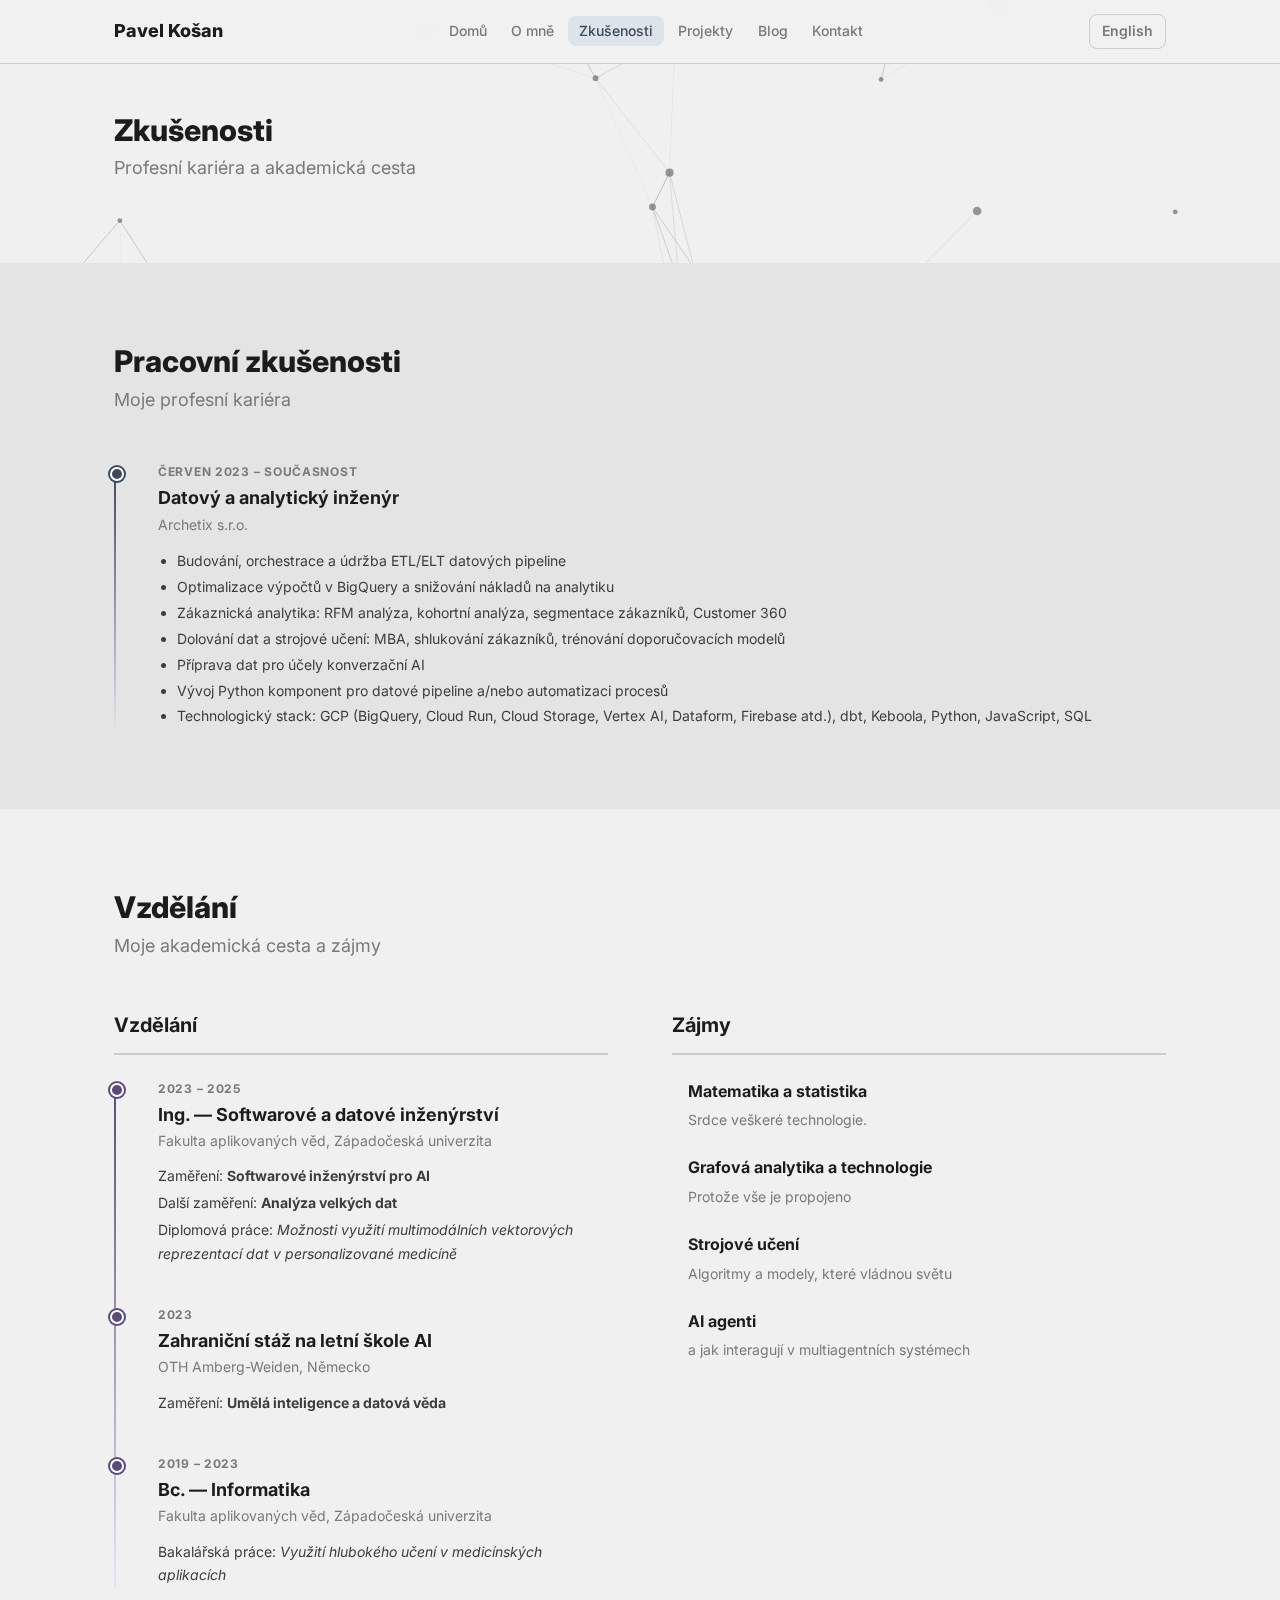
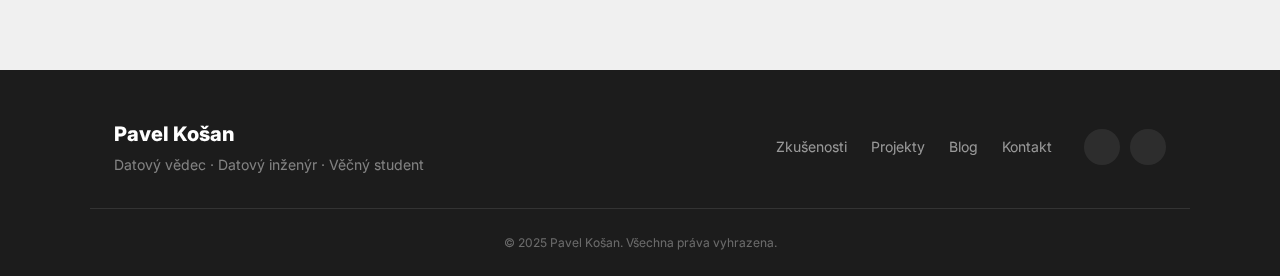
<file: experience_cs.html>
<!DOCTYPE html>
<html lang="cs">
<head>
  <meta charset="UTF-8">
  <meta name="viewport" content="width=device-width, initial-scale=1.0">
  <meta name="description" content="Pracovní zkušenosti a vzdělání Pavla Košana.">
  <title>Zkušenosti · Pavel Košan</title>
  <link rel="stylesheet" href="https://unicons.iconscout.com/release/v4.0.0/css/line.css">
  <link rel="preconnect" href="https://fonts.googleapis.com">
  <link href="https://fonts.googleapis.com/css2?family=Inter:wght@400;500;600;700;800&display=swap" rel="stylesheet">
  <link rel="stylesheet" href="assets/css/styles.css">
</head>
<body>

<canvas id="graph-bg" aria-hidden="true"></canvas>

<header class="header" id="header">
  <nav class="nav container">
    <a href="index_cs.html" class="nav__logo">Pavel Košan</a>
    <ul class="nav__list" id="nav-menu">
      <li><a href="index_cs.html"      class="nav__link">Domů</a></li>
      <li><a href="about_cs.html"      class="nav__link">O mně</a></li>
      <li><a href="experience_cs.html" class="nav__link active-link">Zkušenosti</a></li>
      <li><a href="projects_cs.html"   class="nav__link">Projekty</a></li>
      <li><a href="blog_cs.html"       class="nav__link">Blog</a></li>
      <li><a href="contact_cs.html"    class="nav__link">Kontakt</a></li>
    </ul>
    <div class="nav__actions">
      <a href="experience.html" class="lang-toggle">English</a>
      <button class="nav__hamburger" id="nav-toggle" aria-label="Otevřít menu">
        <i class="uil uil-bars"></i>
      </button>
    </div>
  </nav>
</header>

<main>

<!-- ==================== PAGE HERO ==================== -->
<section class="section page-hero">
  <div class="container">
    <h1 class="section__title">Zkušenosti</h1>
    <p class="section__subtitle">Profesní kariéra a akademická cesta</p>
  </div>
</section>


<!-- ==================== WORK EXPERIENCE ==================== -->
<section class="section section--alt" id="experience">
  <div class="container">
    <h2 class="section__title">Pracovní zkušenosti</h2>
    <p class="section__subtitle">Moje profesní kariéra</p>

    <div class="timeline timeline--pro">

      <div class="timeline-item">
        <div class="timeline-marker"></div>
        <div class="timeline-content">
          <span class="timeline-period">Červen 2023 – současnost</span>
          <h3 class="timeline-title">Datový a analytický inženýr</h3>
          <div class="timeline-org">
            <a href="https://archetix.com/" target="_blank">Archetix s.r.o.</a>
          </div>
          <ul class="timeline-details">
            <li>Budování, orchestrace a údržba ETL/ELT datových pipeline</li>
            <li>Optimalizace výpočtů v BigQuery a snižování nákladů na analytiku</li>
            <li>Zákaznická analytika: RFM analýza, kohortní analýza, segmentace zákazníků, Customer 360</li>
            <li>Dolování dat a strojové učení: MBA, shlukování zákazníků, trénování doporučovacích modelů</li>
            <li>Příprava dat pro účely konverzační AI</li>
            <li>Vývoj Python komponent pro datové pipeline a/nebo automatizaci procesů</li>
            <li>Technologický stack: GCP (BigQuery, Cloud Run, Cloud Storage, Vertex AI, Dataform, Firebase atd.), dbt, Keboola, Python, JavaScript, SQL</li>
          </ul>
        </div>
      </div>

    </div>
  </div>
</section>


<!-- ==================== EDUCATION & RESEARCH ==================== -->
<section class="section" id="research">
  <div class="container">
    <h2 class="section__title">Vzdělání</h2>
    <p class="section__subtitle">Moje akademická cesta a zájmy</p>

    <div class="education-research__grid">

      <!-- EDUCATION TIMELINE -->
      <div>
        <h3 class="subsection__title">Vzdělání</h3>
        <div class="timeline timeline--acad">

          <div class="timeline-item">
            <div class="timeline-marker"></div>
            <div class="timeline-content">
              <span class="timeline-period">2023 – 2025</span>
              <h4 class="timeline-title">Ing. — Softwarové a datové inženýrství</h4>
              <div class="timeline-org">
                <a href="https://www.zcu.cz/en/Admission/Study-fields/index.html?FieldNumber=N0613A140040&FormOfStudy=P&TypeOfStudy=N" target="_blank">
                  Fakulta aplikovaných věd, Západočeská univerzita
                </a>
              </div>
              <p class="timeline-focus">Zaměření: <strong>Softwarové inženýrství pro AI</strong></p>
              <p class="timeline-focus">Další zaměření: <strong>Analýza velkých dat</strong></p>
              <p class="timeline-focus">Diplomová práce: <em>Možnosti využití multimodálních vektorových reprezentací dat v personalizované medicíně</em></p>
            </div>
          </div>

          <div class="timeline-item">
            <div class="timeline-marker"></div>
            <div class="timeline-content">
              <span class="timeline-period">2023</span>
              <h4 class="timeline-title">Zahraniční stáž na letní škole AI</h4>
              <div class="timeline-org">
                <a href="https://www.oth-aw.de/hochschule/aktuelles/news/zweite-ai-summer-school/" target="_blank">
                  OTH Amberg-Weiden, Německo
                </a>
              </div>
              <p class="timeline-focus">Zaměření: <strong>Umělá inteligence a datová věda</strong></p>
            </div>
          </div>

          <div class="timeline-item">
            <div class="timeline-marker"></div>
            <div class="timeline-content">
              <span class="timeline-period">2019 – 2023</span>
              <h4 class="timeline-title">Bc. — Informatika</h4>
              <div class="timeline-org">
                <a href="https://www.zcu.cz/en/Admission/Bachelor-and-master-studies/study-fields.html?FieldNumber=B0610A140001&FormOfStudy=P&TypeOfStudy=B" target="_blank">
                  Fakulta aplikovaných věd, Západočeská univerzita
                </a>
              </div>
              <p class="timeline-focus">Bakalářská práce: <em>Využití hlubokého učení v medicínských aplikacích</em></p>
            </div>
          </div>

        </div>
      </div>

      <!-- RESEARCH INTERESTS -->
      <div>
        <h3 class="subsection__title">Zájmy</h3>
        <div class="research-interests">

          <div class="interest-item">
            <i class="uil uil-search interest-icon"></i>
            <div>
              <h4>Matematika a statistika</h4>
              <p>Srdce veškeré technologie.</p>
            </div>
          </div>

          <div class="interest-item">
            <i class="uil uil-share-alt interest-icon"></i>
            <div>
              <h4>Grafová analytika a technologie</h4>
              <p>Protože vše je propojeno</p>
            </div>
          </div>

          <div class="interest-item">
            <i class="uil uil-robot interest-icon"></i>
            <div>
              <h4>Strojové učení</h4>
              <p>Algoritmy a modely, které vládnou světu</p>
            </div>
          </div>

          <div class="interest-item">
            <i class="uil uil-robot interest-icon"></i>
            <div>
              <h4>AI agenti</h4>
              <p>a jak interagují v multiagentních systémech</p>
            </div>
          </div>

        </div>
      </div>

    </div>
  </div>
</section>

</main>


<footer class="footer" id="footer">
  <div class="container footer__container">
    <div class="footer__brand">
      <div class="footer__name">Pavel Košan</div>
      <div class="footer__tagline">Datový vědec · Datový inženýr · Věčný student</div>
    </div>
    <nav class="footer__links">
      <a href="experience_cs.html">Zkušenosti</a>
      <a href="projects_cs.html">Projekty</a>
      <a href="blog_cs.html">Blog</a>
      <a href="contact_cs.html">Kontakt</a>
    </nav>
    <div class="footer__socials">
      <a href="https://www.linkedin.com/in/pavel-ko%C5%A1an-6824b7281/" target="_blank" aria-label="LinkedIn">
        <i class="uil uil-linkedin-alt"></i>
      </a>
      <a href="https://medium.com/" target="_blank" aria-label="Medium">
        <i class="uil uil-medium-m"></i>
      </a>
    </div>
  </div>
  <div class="footer__copy">© 2025 Pavel Košan. Všechna práva vyhrazena.</div>
</footer>

<a href="#" class="scroll-up" id="scroll-up" aria-label="Zpět na začátek">
  <i class="uil uil-arrow-up"></i>
</a>

<script src="assets/js/main.js"></script>
</body>
</html>
</file>
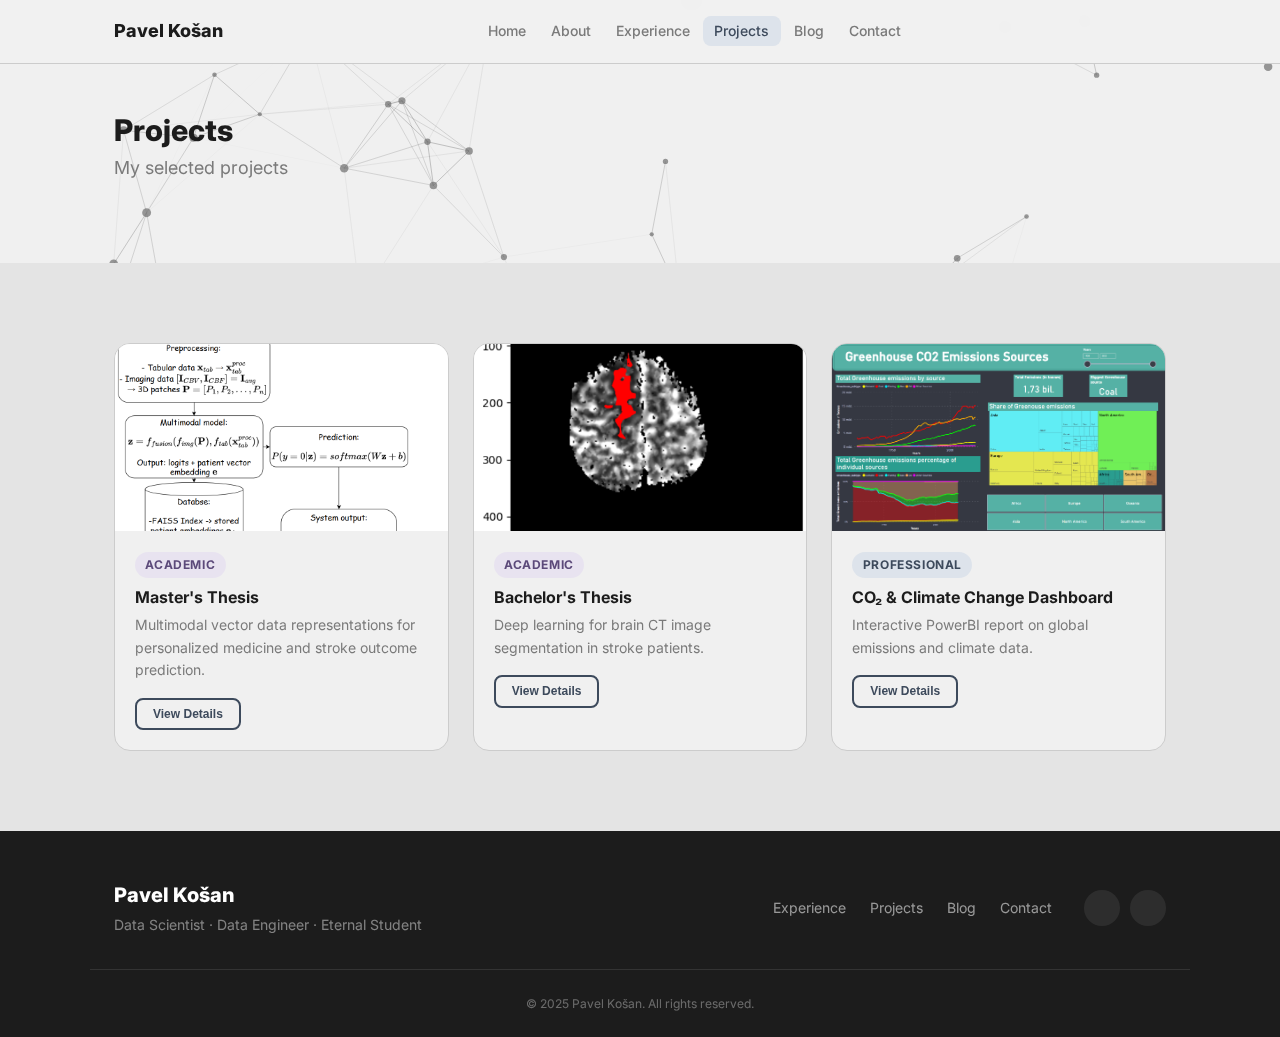
<file: projects.html>
<!DOCTYPE html>
<html lang="en">
<head>
  <meta charset="UTF-8">
  <meta name="viewport" content="width=device-width, initial-scale=1.0">
  <meta name="description" content="Projects by Pavel Košan.">
  <title>Projects · Pavel Košan</title>
  <link rel="stylesheet" href="https://unicons.iconscout.com/release/v4.0.0/css/line.css">
  <link rel="preconnect" href="https://fonts.googleapis.com">
  <link href="https://fonts.googleapis.com/css2?family=Inter:wght@400;500;600;700;800&display=swap" rel="stylesheet">
  <link rel="stylesheet" href="assets/css/styles.css">
</head>
<body>

<canvas id="graph-bg" aria-hidden="true"></canvas>

<header class="header" id="header">
  <nav class="nav container">
    <a href="index.html" class="nav__logo">Pavel Košan</a>
    <ul class="nav__list" id="nav-menu">
      <li><a href="index.html"      class="nav__link">Home</a></li>
      <li><a href="about.html"      class="nav__link">About</a></li>
      <li><a href="experience.html" class="nav__link">Experience</a></li>
      <li><a href="projects.html"   class="nav__link active-link">Projects</a></li>
      <li><a href="blog.html"       class="nav__link">Blog</a></li>
      <li><a href="contact.html"    class="nav__link">Contact</a></li>
    </ul>
    <div class="nav__actions">
      <button class="nav__hamburger" id="nav-toggle" aria-label="Open menu">
        <i class="uil uil-bars"></i>
      </button>
    </div>
  </nav>
</header>

<main>

<!-- ==================== PAGE HERO ==================== -->
<section class="section page-hero">
  <div class="container">
    <h1 class="section__title">Projects</h1>
    <p class="section__subtitle">My selected projects</p>
  </div>
</section>


<!-- ==================== PROJECTS ====================
     To add a project:
       1. Copy a .project-card block here and set data-project="your-id"
       2. Copy a .project-detail block in the modal below and set id="your-id"
-->
<section class="section section--alt" id="projects">
  <div class="container">
    <div class="projects__grid">

      <div class="project-card" data-project="diploma">
        <div class="project-card__img">
          <img src="assets/img/ENG_version.png" alt="Master's Thesis poster">
        </div>
        <div class="project-card__body">
          <span class="project-tag project-tag--acad">Academic</span>
          <h3>Master's Thesis</h3>
          <p>Multimodal vector data representations for personalized medicine and stroke outcome prediction.</p>
          <button class="btn btn--sm btn--outline">View Details</button>
        </div>
      </div>

      <div class="project-card" data-project="bachelor">
        <div class="project-card__img">
          <img src="assets/img/ukazka2.png" alt="Bachelor's Thesis snapshot">
        </div>
        <div class="project-card__body">
          <span class="project-tag project-tag--acad">Academic</span>
          <h3>Bachelor's Thesis</h3>
          <p>Deep learning for brain CT image segmentation in stroke patients.</p>
          <button class="btn btn--sm btn--outline">View Details</button>
        </div>
      </div>

      <div class="project-card" data-project="powerbi">
        <div class="project-card__img">
          <img src="assets/img/powerbi.png" alt="PowerBI Dashboard">
        </div>
        <div class="project-card__body">
          <span class="project-tag project-tag--pro">Professional</span>
          <h3>CO₂ &amp; Climate Change Dashboard</h3>
          <p>Interactive PowerBI report on global emissions and climate data.</p>
          <button class="btn btn--sm btn--outline">View Details</button>
        </div>
      </div>

    </div>
  </div>
</section>

</main>


<footer class="footer" id="footer">
  <div class="container footer__container">
    <div class="footer__brand">
      <div class="footer__name">Pavel Košan</div>
      <div class="footer__tagline">Data Scientist · Data Engineer · Eternal Student</div>
    </div>
    <nav class="footer__links">
      <a href="experience.html">Experience</a>
      <a href="projects.html">Projects</a>
      <a href="blog.html">Blog</a>
      <a href="contact.html">Contact</a>
    </nav>
    <div class="footer__socials">
      <a href="https://www.linkedin.com/in/pavel-ko%C5%A1an-6824b7281/" target="_blank" aria-label="LinkedIn">
        <i class="uil uil-linkedin-alt"></i>
      </a>
      <a href="https://medium.com/" target="_blank" aria-label="Medium">
        <i class="uil uil-medium-m"></i>
      </a>
    </div>
  </div>
  <div class="footer__copy">© 2025 Pavel Košan. All rights reserved.</div>
</footer>

<a href="#" class="scroll-up" id="scroll-up" aria-label="Back to top">
  <i class="uil uil-arrow-up"></i>
</a>


<!-- ==================== PROJECT MODAL ====================
     To add a project modal: copy a .project-detail block.
     The id must match the data-project attribute on the project card above.
-->
<div id="project-modal" class="modal">
  <div class="modal__backdrop"></div>
  <div class="modal__content">
    <button class="modal__close" aria-label="Close">&times;</button>

    <div class="project-detail" id="diploma">
      <h3>Master's Thesis</h3>
      <p><em>Possibilities of Using Multimodal Vector Data Representations in Personalized Medicine</em></p>
      <object data="assets/pdf/Kosan_Pavel_2025_ENG.pdf" type="application/pdf" width="100%" height="500">
        <p>Your browser doesn't support embedded PDFs.
          <a href="assets/pdf/Kosan_Pavel_2025_ENG.pdf">Download the poster</a>.
        </p>
      </object>
      <div class="gallery">
        <img src="assets/img/embedding_umap01.png" alt="Reduced learned embedding space">
        <img src="assets/img/roc_curve.png" alt="ROC curves">
        <img src="assets/img/Appka.png" alt="App UI screenshot">
      </div>
    </div>

    <div class="project-detail" id="bachelor">
      <h3>Bachelor's Thesis</h3>
      <p><em>The Use of Deep Learning in Medical Applications</em></p>
      <p>
        This work provides a foundation in deep learning and its application to biomedical data,
        culminating in CT brain image segmentation for stroke patients. The practical part covers
        three deep learning applications on different medical datasets.
      </p>
      <ul style="padding-left:1.25rem;margin-bottom:1rem">
        <li>
          <a href="assets/notebooks/CT_brain_images_segmentation.ipynb" target="_blank">
            Brain CT Segmentation Notebook
          </a>
        </li>
      </ul>
      <img src="assets/img/resultsseg.png" alt="Segmentation results" style="max-width:100%;border-radius:0.5rem">
    </div>

    <div class="project-detail" id="powerbi">
      <h3>CO₂ Emissions &amp; Climate Change Dashboard</h3>
      <p>Interactive PowerBI report on global emissions and climate data.</p>
      <iframe
        title="PowerBI Dashboard"
        width="100%" height="500"
        src="https://app.powerbi.com/view?r=eyJrIjoiMmU3OTI4ZjUtMjVmYi00OTM3LTg1YWItNGRkYzM5OTNiMDJhIiwidCI6IjliZDVjNzY4LTkwYjgtNGU0Zi04NDE2LTE0NzcyOWQ5MWM1MyIsImMiOjl9"
        frameborder="0" allowFullScreen="true">
      </iframe>
      <p style="margin-top:0.75rem">
        <a href="https://app.powerbi.com/view?r=eyJrIjoiMmU3OTI4ZjUtMjVmYi00OTM3LTg1YWItNGRkYzM5OTNiMDJhIiwidCI6IjliZDVjNzY4LTkwYjgtNGU0Zi04NDE2LTE0NzcyOWQ5MWM1MyIsImMiOjl9" target="_blank">
          Open in PowerBI Service
        </a>
      </p>
    </div>

  </div>
</div>

<script src="assets/js/main.js"></script>
</body>
</html>
</file>
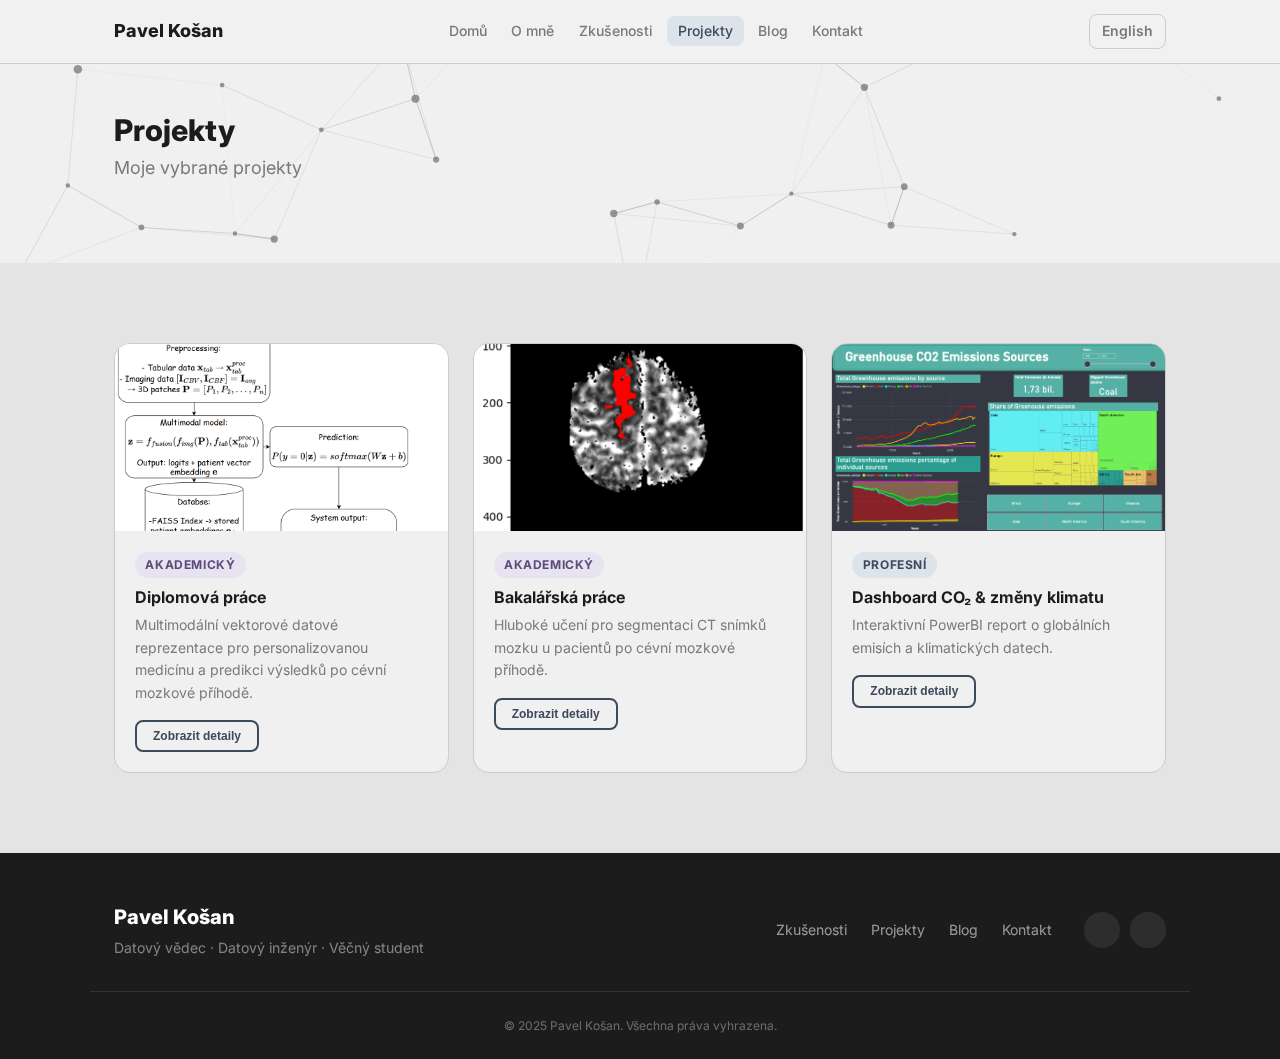
<file: projects_cs.html>
<!DOCTYPE html>
<html lang="cs">
<head>
  <meta charset="UTF-8">
  <meta name="viewport" content="width=device-width, initial-scale=1.0">
  <meta name="description" content="Projekty Pavla Košana.">
  <title>Projekty · Pavel Košan</title>
  <link rel="stylesheet" href="https://unicons.iconscout.com/release/v4.0.0/css/line.css">
  <link rel="preconnect" href="https://fonts.googleapis.com">
  <link href="https://fonts.googleapis.com/css2?family=Inter:wght@400;500;600;700;800&display=swap" rel="stylesheet">
  <link rel="stylesheet" href="assets/css/styles.css">
</head>
<body>

<canvas id="graph-bg" aria-hidden="true"></canvas>

<header class="header" id="header">
  <nav class="nav container">
    <a href="index_cs.html" class="nav__logo">Pavel Košan</a>
    <ul class="nav__list" id="nav-menu">
      <li><a href="index_cs.html"      class="nav__link">Domů</a></li>
      <li><a href="about_cs.html"      class="nav__link">O mně</a></li>
      <li><a href="experience_cs.html" class="nav__link">Zkušenosti</a></li>
      <li><a href="projects_cs.html"   class="nav__link active-link">Projekty</a></li>
      <li><a href="blog_cs.html"       class="nav__link">Blog</a></li>
      <li><a href="contact_cs.html"    class="nav__link">Kontakt</a></li>
    </ul>
    <div class="nav__actions">
      <a href="projects.html" class="lang-toggle">English</a>
      <button class="nav__hamburger" id="nav-toggle" aria-label="Otevřít menu">
        <i class="uil uil-bars"></i>
      </button>
    </div>
  </nav>
</header>

<main>

<!-- ==================== PAGE HERO ==================== -->
<section class="section page-hero">
  <div class="container">
    <h1 class="section__title">Projekty</h1>
    <p class="section__subtitle">Moje vybrané projekty</p>
  </div>
</section>


<!-- ==================== PROJECTS ==================== -->
<section class="section section--alt" id="projects">
  <div class="container">
    <div class="projects__grid">

      <div class="project-card" data-project="diploma">
        <div class="project-card__img">
          <img src="assets/img/ENG_version.png" alt="Plakát diplomové práce">
        </div>
        <div class="project-card__body">
          <span class="project-tag project-tag--acad">Akademický</span>
          <h3>Diplomová práce</h3>
          <p>Multimodální vektorové datové reprezentace pro personalizovanou medicínu a predikci výsledků po cévní mozkové příhodě.</p>
          <button class="btn btn--sm btn--outline">Zobrazit detaily</button>
        </div>
      </div>

      <div class="project-card" data-project="bachelor">
        <div class="project-card__img">
          <img src="assets/img/ukazka2.png" alt="Ukázka bakalářské práce">
        </div>
        <div class="project-card__body">
          <span class="project-tag project-tag--acad">Akademický</span>
          <h3>Bakalářská práce</h3>
          <p>Hluboké učení pro segmentaci CT snímků mozku u pacientů po cévní mozkové příhodě.</p>
          <button class="btn btn--sm btn--outline">Zobrazit detaily</button>
        </div>
      </div>

      <div class="project-card" data-project="powerbi">
        <div class="project-card__img">
          <img src="assets/img/powerbi.png" alt="PowerBI Dashboard">
        </div>
        <div class="project-card__body">
          <span class="project-tag project-tag--pro">Profesní</span>
          <h3>Dashboard CO₂ &amp; změny klimatu</h3>
          <p>Interaktivní PowerBI report o globálních emisích a klimatických datech.</p>
          <button class="btn btn--sm btn--outline">Zobrazit detaily</button>
        </div>
      </div>

    </div>
  </div>
</section>

</main>


<footer class="footer" id="footer">
  <div class="container footer__container">
    <div class="footer__brand">
      <div class="footer__name">Pavel Košan</div>
      <div class="footer__tagline">Datový vědec · Datový inženýr · Věčný student</div>
    </div>
    <nav class="footer__links">
      <a href="experience_cs.html">Zkušenosti</a>
      <a href="projects_cs.html">Projekty</a>
      <a href="blog_cs.html">Blog</a>
      <a href="contact_cs.html">Kontakt</a>
    </nav>
    <div class="footer__socials">
      <a href="https://www.linkedin.com/in/pavel-ko%C5%A1an-6824b7281/" target="_blank" aria-label="LinkedIn">
        <i class="uil uil-linkedin-alt"></i>
      </a>
      <a href="https://medium.com/" target="_blank" aria-label="Medium">
        <i class="uil uil-medium-m"></i>
      </a>
    </div>
  </div>
  <div class="footer__copy">© 2025 Pavel Košan. Všechna práva vyhrazena.</div>
</footer>

<a href="#" class="scroll-up" id="scroll-up" aria-label="Zpět na začátek">
  <i class="uil uil-arrow-up"></i>
</a>


<!-- ==================== PROJECT MODAL ==================== -->
<div id="project-modal" class="modal">
  <div class="modal__backdrop"></div>
  <div class="modal__content">
    <button class="modal__close" aria-label="Zavřít">&times;</button>

    <div class="project-detail" id="diploma">
      <h3>Diplomová práce</h3>
      <p><em>Možnosti využití multimodálních vektorových datových reprezentací v personalizované medicíně</em></p>
      <object data="assets/pdf/Kosan_Pavel_2025_ENG.pdf" type="application/pdf" width="100%" height="500">
        <p>Váš prohlížeč nepodporuje vložené PDF.
          <a href="assets/pdf/Kosan_Pavel_2025_ENG.pdf">Stáhnout plakát</a>.
        </p>
      </object>
      <div class="gallery">
        <img src="assets/img/embedding_umap01.png" alt="Redukovaný naučený prostor příznaků">
        <img src="assets/img/roc_curve.png" alt="ROC křivky">
        <img src="assets/img/Appka.png" alt="Snímek aplikace">
      </div>
    </div>

    <div class="project-detail" id="bachelor">
      <h3>Bakalářská práce</h3>
      <p><em>Využití hlubokého učení v medicínských aplikacích</em></p>
      <p>
        Tato práce poskytuje základ v oblasti hlubokého učení a jeho aplikace na biomedicínská data,
        se zaměřením na segmentaci CT snímků mozku u pacientů po cévní mozkové příhodě. Praktická část zahrnuje
        tři aplikace hlubokého učení na různých lékařských datových sadách.
      </p>
      <ul style="padding-left:1.25rem;margin-bottom:1rem">
        <li>
          <a href="assets/notebooks/CT_brain_images_segmentation.ipynb" target="_blank">
            Notebook – segmentace mozku z CT snímků
          </a>
        </li>
      </ul>
      <img src="assets/img/resultsseg.png" alt="Výsledky segmentace" style="max-width:100%;border-radius:0.5rem">
    </div>

    <div class="project-detail" id="powerbi">
      <h3>Dashboard CO₂ emisí &amp; změny klimatu</h3>
      <p>Interaktivní PowerBI report o globálních emisích a klimatických datech.</p>
      <iframe
        title="PowerBI Dashboard"
        width="100%" height="500"
        src="https://app.powerbi.com/view?r=eyJrIjoiMmU3OTI4ZjUtMjVmYi00OTM3LTg1YWItNGRkYzM5OTNiMDJhIiwidCI6IjliZDVjNzY4LTkwYjgtNGU0Zi04NDE2LTE0NzcyOWQ5MWM1MyIsImMiOjl9"
        frameborder="0" allowFullScreen="true">
      </iframe>
      <p style="margin-top:0.75rem">
        <a href="https://app.powerbi.com/view?r=eyJrIjoiMmU3OTI4ZjUtMjVmYi00OTM3LTg1YWItNGRkYzM5OTNiMDJhIiwidCI6IjliZDVjNzY4LTkwYjgtNGU0Zi04NDE2LTE0NzcyOWQ5MWM1MyIsImMiOjl9" target="_blank">
          Otevřít v PowerBI Service
        </a>
      </p>
    </div>

  </div>
</div>

<script src="assets/js/main.js"></script>
</body>
</html>
</file>
<file: assets/css/styles.css>
/* ==================== VARIABLES ==================== */
:root {
  /* Background — grey palette */
  --bg:        #f0f0f0;
  --bg-alt:    #e4e4e4;
  --border:    #cccccc;

  /* Text */
  --heading:   #1c1c1c;
  --text:      #3d3d3d;
  --muted:     #7a7a7a;

  /* Primary accent — dark slate blue-grey */
  --pro:       #3d4a5c;
  --pro-dark:  #2d3748;
  --pro-light: #dde3eb;

  /* Secondary accent — muted purple-grey */
  --acad:      #5c4a7a;
  --acad-dark: #4a3a68;
  --acad-light:#e8e3f0;

  /* Layout */
  --header-h:  4rem;
  --max-w:     1100px;
  --radius:    0.5rem;
  --radius-lg: 1rem;

  /* Shadows */
  --shadow-sm: 0 1px 3px rgba(0,0,0,0.10), 0 1px 2px rgba(0,0,0,0.07);
  --shadow-md: 0 4px 6px -1px rgba(0,0,0,0.10), 0 2px 4px -1px rgba(0,0,0,0.07);
  --shadow-lg: 0 10px 15px -3px rgba(0,0,0,0.10), 0 4px 6px -2px rgba(0,0,0,0.07);

  /* Typography */
  --font: 'Inter', system-ui, -apple-system, sans-serif;
  --text-xs:   0.75rem;
  --text-sm:   0.875rem;
  --text-base: 1rem;
  --text-lg:   1.125rem;
  --text-xl:   1.25rem;
  --text-2xl:  1.5rem;
  --text-3xl:  1.875rem;

  --t: 0.2s ease;
}


/* ==================== GRAPH BACKGROUND CANVAS ==================== */
#graph-bg {
  position: fixed;
  top: 0; left: 0;
  width: 100%; height: 100%;
  z-index: -1;
  pointer-events: none;
}


/* ==================== RESET ==================== */
*, *::before, *::after { box-sizing: border-box; margin: 0; padding: 0; }
html { scroll-behavior: smooth; background: var(--bg); }
body {
  font-family: var(--font);
  font-size: var(--text-base);
  color: var(--text);
  background: transparent;
  line-height: 1.6;
}
img  { max-width: 100%; display: block; }
a    { color: inherit; text-decoration: none; }
ul   { list-style: none; }


/* ==================== UTILITIES ==================== */
.container {
  max-width: var(--max-w);
  margin: 0 auto;
  padding: 0 1.5rem;
}

.section {
  padding: 5rem 0;
  background: var(--bg);
}

.section--alt {
  background: var(--bg-alt);
}

/* Hero shows the graph animation behind it */
.hero.section {
  background: transparent;
}

.section__title {
  font-size: var(--text-3xl);
  font-weight: 800;
  color: var(--heading);
  margin-bottom: 0.4rem;
  line-height: 1.2;
}

.section__subtitle {
  color: var(--muted);
  font-size: var(--text-lg);
  margin-bottom: 3rem;
}

.subsection__title {
  font-size: var(--text-xl);
  font-weight: 700;
  color: var(--heading);
  margin-bottom: 1.5rem;
  padding-bottom: 0.75rem;
  border-bottom: 2px solid var(--border);
}


/* ==================== BUTTONS ==================== */
.btn {
  display: inline-flex;
  align-items: center;
  gap: 0.5rem;
  padding: 0.75rem 1.5rem;
  border-radius: var(--radius);
  font-weight: 600;
  font-size: var(--text-sm);
  cursor: pointer;
  transition: all var(--t);
  border: 2px solid transparent;
  white-space: nowrap;
}

.btn--primary {
  background: var(--pro);
  color: white;
  border-color: var(--pro);
}
.btn--primary:hover {
  background: var(--pro-dark);
  border-color: var(--pro-dark);
}

.btn--outline {
  background: transparent;
  color: var(--pro);
  border-color: var(--pro);
}
.btn--outline:hover {
  background: var(--pro);
  color: white;
}

.btn--sm {
  padding: 0.45rem 1rem;
  font-size: var(--text-xs);
}


/* ==================== BADGES ==================== */
.badge {
  display: inline-block;
  padding: 0.3rem 0.8rem;
  border-radius: 2rem;
  font-size: var(--text-xs);
  font-weight: 700;
  letter-spacing: 0.04em;
  text-transform: uppercase;
}
.badge--pro  { background: var(--pro-light);  color: var(--pro); }
.badge--acad { background: var(--acad-light); color: var(--acad); }


/* ==================== HEADER ==================== */
.header {
  position: fixed;
  top: 0; left: 0; right: 0;
  height: var(--header-h);
  background: rgba(240,240,240,0.96);
  backdrop-filter: blur(10px);
  border-bottom: 1px solid var(--border);
  z-index: 1000;
  transition: box-shadow var(--t);
}
.header.scrolled {
  box-shadow: var(--shadow-md);
}

.nav {
  display: flex;
  align-items: center;
  height: 100%;
  gap: 1.5rem;
}

.nav__logo {
  font-weight: 800;
  font-size: var(--text-lg);
  color: var(--heading);
  white-space: nowrap;
  flex-shrink: 0;
}

.nav__list {
  display: flex;
  gap: 0.15rem;
  flex: 1;
  justify-content: center;
}

.nav__link {
  padding: 0.4rem 0.7rem;
  border-radius: var(--radius);
  font-size: var(--text-sm);
  font-weight: 500;
  color: var(--muted);
  transition: color var(--t), background var(--t);
}
.nav__link:hover,
.nav__link.active-link {
  color: var(--pro);
  background: var(--pro-light);
}

.nav__actions {
  display: flex;
  align-items: center;
  gap: 0.75rem;
  flex-shrink: 0;
}

.lang-toggle {
  font-size: var(--text-sm);
  font-weight: 600;
  color: var(--muted);
  padding: 0.35rem 0.75rem;
  border: 1px solid var(--border);
  border-radius: var(--radius);
  transition: all var(--t);
}
.lang-toggle:hover {
  color: var(--heading);
  border-color: var(--heading);
}

.nav__hamburger {
  display: none;
  background: none;
  border: none;
  cursor: pointer;
  font-size: 1.5rem;
  color: var(--heading);
  line-height: 1;
}

/* Mobile nav */
@media (max-width: 820px) {
  .nav__list {
    display: none;
    position: fixed;
    top: var(--header-h);
    left: 0; right: 0;
    background: var(--bg);
    flex-direction: column;
    padding: 1rem 1.5rem;
    border-bottom: 1px solid var(--border);
    box-shadow: var(--shadow-md);
    z-index: 999;
    gap: 0.25rem;
  }
  .nav__list.is-open { display: flex; }
  .nav__hamburger    { display: block; }
}


/* ==================== HERO ==================== */
.hero {
  padding-top: calc(var(--header-h) + 4.5rem);
  padding-bottom: 5rem;
}

.hero__container {
  display: grid;
  grid-template-columns: 1fr auto;
  align-items: center;
  gap: 4rem;
}

.hero__badges {
  display: flex;
  gap: 0.6rem;
  flex-wrap: wrap;
  margin-bottom: 1.25rem;
}

.hero__name {
  font-size: clamp(2.2rem, 5vw, 3.5rem);
  font-weight: 800;
  color: var(--heading);
  line-height: 1.1;
  margin-bottom: 1.25rem;
}

.hero__tagline {
  font-size: var(--text-lg);
  color: var(--muted);
  max-width: 520px;
  margin-bottom: 2rem;
  line-height: 1.75;
}

.hero__cta {
  display: flex;
  gap: 0.75rem;
  flex-wrap: wrap;
  margin-bottom: 2rem;
}

.hero__social {
  display: flex;
  gap: 0.75rem;
}
.hero__social a {
  display: flex;
  align-items: center;
  justify-content: center;
  width: 2.5rem;
  height: 2.5rem;
  border-radius: 50%;
  background: var(--bg-alt);
  color: var(--muted);
  font-size: 1.25rem;
  border: 1px solid var(--border);
  transition: all var(--t);
}
.hero__social a:hover {
  background: var(--pro);
  color: white;
  border-color: var(--pro);
}

.hero__img-wrap {
  width: 260px;
  height: 260px;
  border-radius: 50%;
  overflow: hidden;
  border: 4px solid var(--border);
  flex-shrink: 0;
  box-shadow: var(--shadow-lg);
}
.hero__img {
  width: 100%;
  height: 100%;
  object-fit: cover;
}

@media (max-width: 700px) {
  .hero__container {
    grid-template-columns: 1fr;
    text-align: center;
  }
  .hero__img-wrap {
    width: 180px;
    height: 180px;
    margin: 0 auto;
    order: -1;
  }
  .hero__badges,
  .hero__cta,
  .hero__social { justify-content: center; }
  .hero__tagline { margin-left: auto; margin-right: auto; }
}


/* ==================== ABOUT ==================== */
.about__card {
  padding: 2rem 2.5rem;
  border-radius: var(--radius-lg);
  border: 1px solid var(--border);
  background: var(--bg);
  margin-bottom: 2rem;
}
.about__card--single { border-top: 4px solid var(--pro); }

.about__card p {
  color: var(--text);
  line-height: 1.85;
}
.about__card p + p { margin-top: 1rem; }

.about__note {
  text-align: center;
  color: var(--muted);
  font-style: italic;
  padding: 1.25rem 2rem;
  border-radius: var(--radius);
  background: var(--bg-alt);
  border: 1px solid var(--border);
}



/* ==================== SKILLS ==================== */
.skills__groups {
  display: grid;
  grid-template-columns: 1fr 1fr;
  gap: 1.25rem;
}

.skill-group {
  background: var(--bg);
  border: 1px solid var(--border);
  border-radius: var(--radius-lg);
  padding: 1.5rem;
}

.skill-group__title {
  font-size: var(--text-sm);
  font-weight: 700;
  color: var(--heading);
  text-transform: uppercase;
  letter-spacing: 0.05em;
  margin-bottom: 1rem;
  display: flex;
  align-items: center;
  gap: 0.5rem;
}
.skill-group__title i { color: var(--pro); font-size: 1.1rem; }

.skill-tags { display: flex; flex-wrap: wrap; gap: 0.5rem; }

/* Adding a skill = add <span class="skill-tag">Name</span> */
.skill-tag {
  display: inline-block;
  padding: 0.3rem 0.75rem;
  background: var(--pro-light);
  color: var(--pro);
  border-radius: 2rem;
  font-size: var(--text-sm);
  font-weight: 500;
  transition: all var(--t);
  cursor: default;
}
.skill-tag:hover { background: var(--pro); color: white; }

@media (max-width: 700px) {
  .skills__groups { grid-template-columns: 1fr; }
}


/* ==================== TIMELINE ==================== */
.timeline {
  position: relative;
  padding-left: 1.25rem;
}
.timeline::before {
  content: '';
  position: absolute;
  left: 0; top: 0.4rem; bottom: 0;
  width: 2px;
  border-radius: 1px;
}
.timeline--pro::before  { background: linear-gradient(to bottom, var(--pro), var(--pro-light)); }
.timeline--acad::before { background: linear-gradient(to bottom, var(--acad), var(--acad-light)); }

.timeline-item {
  position: relative;
  padding: 0 0 2.25rem 1.5rem;
}
.timeline-item:last-child { padding-bottom: 0; }

.timeline-marker {
  position: absolute;
  left: -1.5rem;
  top: 0.3rem;
  width: 0.875rem;
  height: 0.875rem;
  border-radius: 50%;
  border: 2px solid white;
}
.timeline--pro  .timeline-marker { background: var(--pro);  box-shadow: 0 0 0 2px var(--pro); }
.timeline--acad .timeline-marker { background: var(--acad); box-shadow: 0 0 0 2px var(--acad); }

.timeline-period {
  display: block;
  font-size: var(--text-xs);
  font-weight: 700;
  color: var(--muted);
  text-transform: uppercase;
  letter-spacing: 0.06em;
  margin-bottom: 0.3rem;
}

.timeline-title {
  font-size: var(--text-lg);
  font-weight: 700;
  color: var(--heading);
  margin-bottom: 0.25rem;
  line-height: 1.3;
}

.timeline-org {
  font-size: var(--text-sm);
  color: var(--muted);
  margin-bottom: 0.75rem;
}
.timeline-org a:hover { color: var(--pro); text-decoration: underline; }

.timeline-details {
  list-style: disc;
  padding-left: 1.2rem;
  color: var(--text);
  font-size: var(--text-sm);
  line-height: 1.85;
}

.timeline-focus {
  font-size: var(--text-sm);
  color: var(--text);
  line-height: 1.7;
  margin-bottom: 0.2rem;
}


/* ==================== EDUCATION + RESEARCH ==================== */
.education-research__grid {
  display: grid;
  grid-template-columns: 1fr 1fr;
  gap: 4rem;
}

.research-interests {
  display: flex;
  flex-direction: column;
  gap: 1.5rem;
}

.interest-item {
  display: flex;
  gap: 1rem;
  align-items: flex-start;
}
.interest-icon {
  font-size: 1.5rem;
  color: var(--acad);
  flex-shrink: 0;
  margin-top: 0.1rem;
}
.interest-item h4 {
  font-size: var(--text-base);
  font-weight: 700;
  color: var(--heading);
  margin-bottom: 0.25rem;
}
.interest-item p {
  font-size: var(--text-sm);
  color: var(--muted);
  line-height: 1.65;
}

@media (max-width: 860px) {
  .education-research__grid {
    grid-template-columns: 1fr;
    gap: 3rem;
  }
}


/* ==================== PROJECTS ==================== */
.projects__grid {
  display: grid;
  grid-template-columns: repeat(3, 1fr);
  gap: 1.5rem;
}

.project-card {
  border: 1px solid var(--border);
  border-radius: var(--radius-lg);
  overflow: hidden;
  background: var(--bg);
  transition: box-shadow var(--t), transform var(--t);
}
.project-card:hover {
  box-shadow: var(--shadow-lg);
  transform: translateY(-3px);
}

.project-card__img {
  aspect-ratio: 16/9;
  overflow: hidden;
  background: var(--bg-alt);
}
.project-card__img img {
  width: 100%;
  height: 100%;
  object-fit: cover;
  transition: transform 0.35s ease;
}
.project-card:hover .project-card__img img { transform: scale(1.05); }

.project-card__body { padding: 1.25rem; }

.project-tag {
  display: inline-block;
  padding: 0.2rem 0.65rem;
  border-radius: 2rem;
  font-size: var(--text-xs);
  font-weight: 700;
  text-transform: uppercase;
  letter-spacing: 0.05em;
  margin-bottom: 0.6rem;
}
.project-tag--pro  { background: var(--pro-light);  color: var(--pro); }
.project-tag--acad { background: var(--acad-light); color: var(--acad); }

.project-card__body h3 {
  font-size: var(--text-base);
  font-weight: 700;
  color: var(--heading);
  margin-bottom: 0.4rem;
  line-height: 1.3;
}
.project-card__body p {
  font-size: var(--text-sm);
  color: var(--muted);
  line-height: 1.6;
  margin-bottom: 1rem;
}

@media (max-width: 860px) {
  .projects__grid { grid-template-columns: repeat(2, 1fr); }
}
@media (max-width: 520px) {
  .projects__grid { grid-template-columns: 1fr; }
}


/* ==================== CONTACT ==================== */
.contact__grid {
  display: grid;
  grid-template-columns: repeat(2, 1fr);
  gap: 1rem;
  max-width: 680px;
  margin: 0 auto;
}

.contact-item {
  display: flex;
  align-items: center;
  gap: 1rem;
  padding: 1.25rem 1.5rem;
  background: var(--bg);
  border: 1px solid var(--border);
  border-radius: var(--radius-lg);
  transition: all var(--t);
  color: inherit;
}
a.contact-item:hover {
  border-color: var(--pro);
  box-shadow: var(--shadow-md);
}

.contact-item__icon {
  font-size: 1.5rem;
  color: var(--pro);
  flex-shrink: 0;
}
.contact-item__label {
  font-size: var(--text-xs);
  font-weight: 700;
  color: var(--muted);
  text-transform: uppercase;
  letter-spacing: 0.05em;
  margin-bottom: 0.15rem;
}
.contact-item__value {
  font-size: var(--text-sm);
  font-weight: 600;
  color: var(--heading);
}

@media (max-width: 520px) {
  .contact__grid { grid-template-columns: 1fr; }
}


/* ==================== FOOTER ==================== */
.footer {
  background: var(--heading);
  color: rgba(255,255,255,0.75);
  padding: 3rem 0 1.5rem;
}

.footer__container {
  display: grid;
  grid-template-columns: 1fr auto auto;
  align-items: center;
  gap: 2rem;
  padding-bottom: 2rem;
  border-bottom: 1px solid rgba(255,255,255,0.1);
  margin-bottom: 1.5rem;
}

.footer__name {
  font-size: var(--text-xl);
  font-weight: 800;
  color: white;
  margin-bottom: 0.2rem;
}
.footer__tagline {
  font-size: var(--text-sm);
  color: rgba(255,255,255,0.45);
}

.footer__links {
  display: flex;
  gap: 1.5rem;
}
.footer__links a {
  font-size: var(--text-sm);
  color: rgba(255,255,255,0.55);
  transition: color var(--t);
}
.footer__links a:hover { color: white; }

.footer__socials {
  display: flex;
  gap: 0.6rem;
}
.footer__socials a {
  display: flex;
  align-items: center;
  justify-content: center;
  width: 2.25rem;
  height: 2.25rem;
  border-radius: 50%;
  background: rgba(255,255,255,0.08);
  color: rgba(255,255,255,0.65);
  font-size: 1.1rem;
  transition: all var(--t);
}
.footer__socials a:hover {
  background: var(--pro);
  color: white;
}

.footer__copy {
  text-align: center;
  font-size: var(--text-xs);
  color: rgba(255,255,255,0.35);
}

@media (max-width: 700px) {
  .footer__container {
    grid-template-columns: 1fr;
    text-align: center;
  }
  .footer__links,
  .footer__socials { justify-content: center; }
}


/* ==================== MODAL ==================== */
.modal {
  display: none;
  position: fixed;
  inset: 0;
  z-index: 2000;
}
.modal.is-open {
  display: flex;
  align-items: center;
  justify-content: center;
}

.modal__backdrop {
  position: absolute;
  inset: 0;
  background: rgba(15,23,42,0.6);
  backdrop-filter: blur(4px);
}

.modal__content {
  position: relative;
  background: var(--bg);
  border-radius: var(--radius-lg);
  padding: 2rem;
  width: 90%;
  max-width: 780px;
  max-height: 90vh;
  overflow-y: auto;
  z-index: 1;
  box-shadow: var(--shadow-lg);
}

.modal__close {
  position: absolute;
  top: 1rem; right: 1rem;
  background: var(--bg-alt);
  border: 1px solid var(--border);
  border-radius: 50%;
  width: 2rem; height: 2rem;
  font-size: 1.1rem;
  cursor: pointer;
  display: flex;
  align-items: center;
  justify-content: center;
  transition: background var(--t);
  color: var(--heading);
}
.modal__close:hover { background: var(--border); }

.project-detail { display: none; }

.project-detail h3 {
  font-size: var(--text-2xl);
  font-weight: 800;
  color: var(--heading);
  margin-bottom: 0.75rem;
}
.project-detail p {
  color: var(--text);
  line-height: 1.75;
  margin-bottom: 1rem;
}
.project-detail a { color: var(--pro); text-decoration: underline; }

.gallery {
  display: grid;
  grid-template-columns: repeat(auto-fill, minmax(200px, 1fr));
  gap: 1rem;
  margin-top: 1.5rem;
}
.gallery img {
  border-radius: var(--radius);
  border: 1px solid var(--border);
  width: 100%;
  height: auto;
}


/* ==================== SCROLL UP ==================== */
.scroll-up {
  position: fixed;
  bottom: 2rem; right: 2rem;
  width: 2.75rem; height: 2.75rem;
  background: var(--pro);
  color: white;
  border-radius: 50%;
  display: flex;
  align-items: center;
  justify-content: center;
  font-size: 1.25rem;
  opacity: 0;
  pointer-events: none;
  transition: all var(--t);
  z-index: 100;
  box-shadow: var(--shadow-md);
}
.scroll-up.is-visible {
  opacity: 1;
  pointer-events: auto;
}
.scroll-up:hover {
  background: var(--pro-dark);
  transform: translateY(-2px);
}


/* ==================== PAGE HERO (multi-page title area) ==================== */
.section.page-hero {
  padding-top: calc(var(--header-h) + 3rem);
  padding-bottom: 2rem;
  background: transparent;
}


/* ==================== HIGHLIGHTS (home navigation cards) ==================== */
.highlights__grid {
  display: grid;
  grid-template-columns: repeat(4, 1fr);
  gap: 1.25rem;
}

.highlight-card {
  display: flex;
  flex-direction: column;
  align-items: center;
  text-align: center;
  gap: 0.75rem;
  padding: 2rem 1.5rem;
  background: var(--bg);
  border: 1px solid var(--border);
  border-radius: var(--radius-lg);
  transition: all var(--t);
  color: inherit;
}
.highlight-card:hover {
  box-shadow: var(--shadow-md);
  transform: translateY(-3px);
  border-color: var(--pro);
}
.highlight-card > i {
  font-size: 2.25rem;
  color: var(--pro);
  transition: color var(--t);
}
.highlight-card:hover > i { color: var(--pro-dark); }
.highlight-card h3 {
  font-size: var(--text-lg);
  font-weight: 700;
  color: var(--heading);
}
.highlight-card p {
  font-size: var(--text-sm);
  color: var(--muted);
  line-height: 1.55;
}

@media (max-width: 860px) {
  .highlights__grid { grid-template-columns: repeat(2, 1fr); }
}
@media (max-width: 480px) {
  .highlights__grid { grid-template-columns: 1fr; }
}


/* ==================== BLOG LISTING ==================== */
.blog__grid {
  display: grid;
  grid-template-columns: repeat(auto-fill, minmax(320px, 1fr));
  gap: 1.5rem;
}

.blog-card {
  background: var(--bg);
  border: 1px solid var(--border);
  border-radius: var(--radius-lg);
  overflow: hidden;
  transition: box-shadow var(--t), transform var(--t);
  display: flex;
  flex-direction: column;
  color: inherit;
}
.blog-card:hover {
  box-shadow: var(--shadow-lg);
  transform: translateY(-3px);
}

.blog-card__body {
  padding: 1.5rem;
  flex: 1;
  display: flex;
  flex-direction: column;
}

.blog-card__meta {
  display: flex;
  align-items: center;
  gap: 0.5rem;
  margin-bottom: 0.75rem;
  font-size: var(--text-xs);
  color: var(--muted);
  flex-wrap: wrap;
}
.blog-card__meta-sep { opacity: 0.4; }

.blog-card__title {
  font-size: var(--text-xl);
  font-weight: 700;
  color: var(--heading);
  margin-bottom: 0.5rem;
  line-height: 1.3;
}

.blog-card__excerpt {
  font-size: var(--text-sm);
  color: var(--muted);
  line-height: 1.65;
  flex: 1;
  margin-bottom: 1.25rem;
}

.blog-card__tags {
  display: flex;
  gap: 0.4rem;
  flex-wrap: wrap;
  margin-top: auto;
}

.blog-tag {
  display: inline-block;
  padding: 0.2rem 0.65rem;
  background: var(--pro-light);
  color: var(--pro);
  border-radius: 2rem;
  font-size: var(--text-xs);
  font-weight: 600;
  letter-spacing: 0.03em;
}


/* ==================== BLOG POST ==================== */
.post-back {
  display: inline-flex;
  align-items: center;
  gap: 0.4rem;
  color: var(--pro);
  font-size: var(--text-sm);
  font-weight: 600;
  margin-bottom: 1.5rem;
  transition: color var(--t);
}
.post-back:hover { color: var(--pro-dark); }
.post-back i { font-size: 1.1rem; }

.post__header { margin-bottom: 2rem; }

.post__title {
  font-size: clamp(1.75rem, 4vw, 2.5rem);
  font-weight: 800;
  color: var(--heading);
  line-height: 1.2;
  margin: 1rem 0;
}

.post__meta {
  display: flex;
  align-items: center;
  gap: 0.75rem;
  color: var(--muted);
  font-size: var(--text-sm);
  flex-wrap: wrap;
}
.post__meta i { font-size: 1rem; }

.post__tags {
  display: flex;
  gap: 0.4rem;
  flex-wrap: wrap;
}

.post__divider {
  border: none;
  border-top: 2px solid var(--border);
  margin: 1.5rem 0 0;
}

/* Article typography */
.post__content {
  max-width: 740px;
  font-size: var(--text-base);
  line-height: 1.85;
  color: var(--text);
}

.post__content h2 {
  font-size: var(--text-2xl);
  font-weight: 800;
  color: var(--heading);
  margin: 2.5rem 0 1rem;
  padding-bottom: 0.5rem;
  border-bottom: 2px solid var(--border);
}

.post__content h3 {
  font-size: var(--text-xl);
  font-weight: 700;
  color: var(--heading);
  margin: 2rem 0 0.75rem;
}

.post__content h4 {
  font-size: var(--text-lg);
  font-weight: 600;
  color: var(--heading);
  margin: 1.5rem 0 0.5rem;
}

.post__content p { margin-bottom: 1.25rem; }

.post__content ul,
.post__content ol {
  padding-left: 1.5rem;
  margin-bottom: 1.25rem;
}
.post__content li { margin-bottom: 0.4rem; }

.post__content a { color: var(--pro); text-decoration: underline; }
.post__content a:hover { color: var(--pro-dark); }

.post__content strong { color: var(--heading); }

.post__content code {
  background: var(--bg-alt);
  border: 1px solid var(--border);
  border-radius: 0.25rem;
  padding: 0.1em 0.4em;
  font-family: 'Courier New', Consolas, monospace;
  font-size: 0.88em;
  color: var(--heading);
}

.post__content pre {
  background: #1e1e2e;
  border-radius: var(--radius);
  padding: 1.25rem 1.5rem;
  overflow-x: auto;
  margin-bottom: 1.5rem;
}
.post__content pre code {
  background: none;
  border: none;
  padding: 0;
  color: #cdd6f4;
  font-size: var(--text-sm);
}

.post__content blockquote {
  border-left: 4px solid var(--pro);
  padding: 0.75rem 1.25rem;
  background: var(--bg-alt);
  border-radius: 0 var(--radius) var(--radius) 0;
  margin: 1.5rem 0;
  font-style: italic;
  color: var(--text);
}

/* Math display blocks */
.post__content .katex-display {
  overflow-x: auto;
  padding: 0.25rem 0;
  margin: 0.75rem 0 1.25rem;
}

.post__content table {
  width: 100%;
  border-collapse: collapse;
  margin-bottom: 1.5rem;
  font-size: var(--text-sm);
}
.post__content th,
.post__content td {
  padding: 0.6rem 1rem;
  border: 1px solid var(--border);
  text-align: left;
}
.post__content th {
  background: var(--bg-alt);
  font-weight: 700;
  color: var(--heading);
}
.post__content tr:nth-child(even) td { background: rgba(0,0,0,0.02); }
</file>
